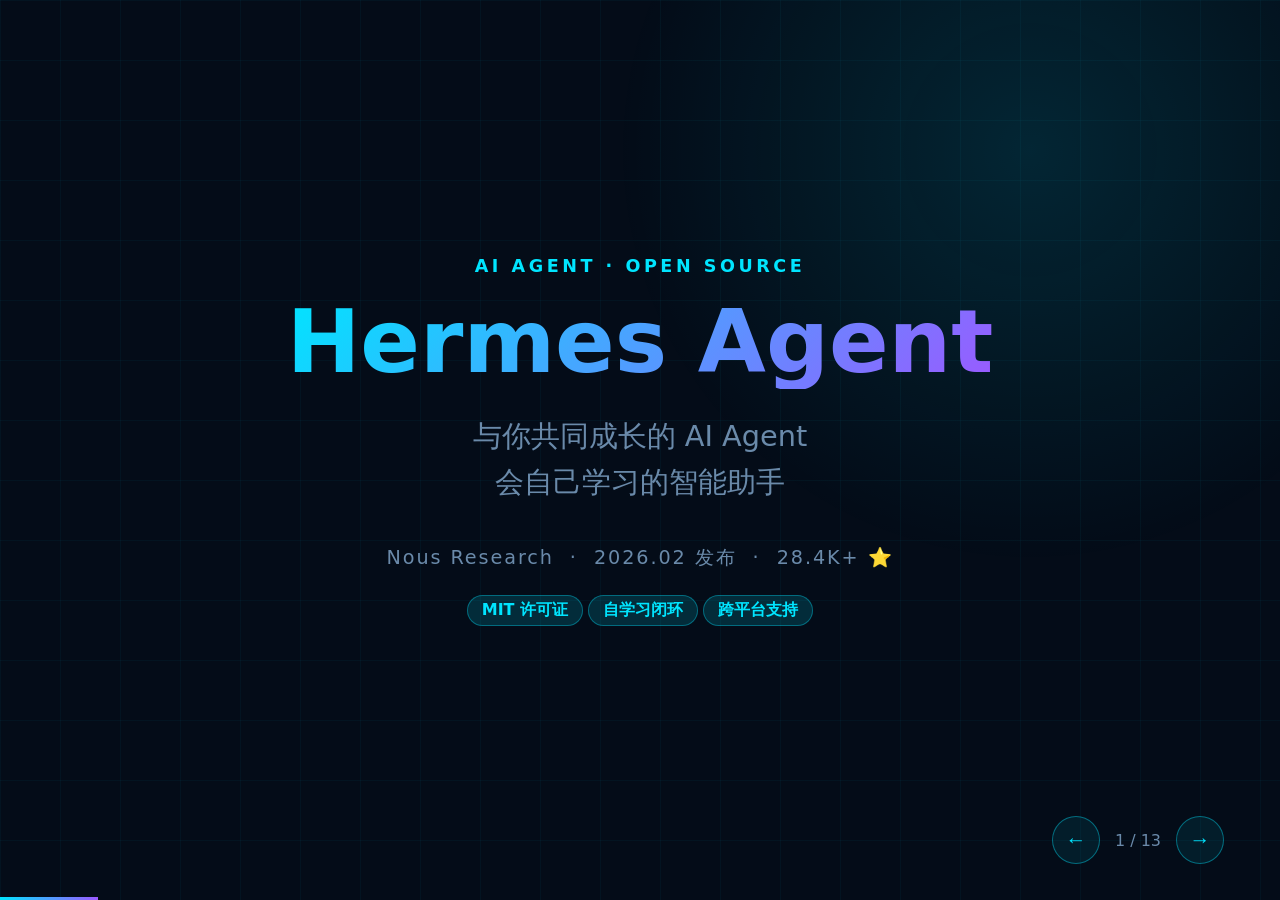
<file: 010-hermes-agent-ppt.html>
<!DOCTYPE html>
<html lang="zh-CN">
<head>
  <!-- Google tag (gtag.js) -->
  <script async src="https://www.googletagmanager.com/gtag/js?id=G-N4LQ8H4J9V"></script>
  <script>
    window.dataLayer = window.dataLayer || [];
    function gtag(){dataLayer.push(arguments);}
    gtag('js', new Date());

    gtag('config', 'G-N4LQ8H4J9V');
  </script>
  <meta charset="UTF-8">
  <meta name="viewport" content="width=device-width, initial-scale=1.0">
  <!-- Privacy-friendly analytics by Plausible -->
  <script async src="https://plausible.io/js/pa--IMHhhS9WCjJdVoleO51z.js"></script>
  <script>
    window.plausible=window.plausible||function(){(plausible.q=plausible.q||[]).push(arguments)},plausible.init=plausible.init||function(i){plausible.o=i||{}};
    plausible.init()
  </script>
  <title>Hermes Agent — 会自己学习的 AI Agent</title>
  <style>
    *, *::before, *::after { margin: 0; padding: 0; box-sizing: border-box; }

    :root {
      --cyan:   #00e5ff;
      --purple: #9b59ff;
      --green:  #00ff88;
      --orange: #ff6b35;
      --bg:     #040c18;
      --bg2:    #0a1628;
      --text:   #e8f4fd;
      --muted:  #6a8aaa;
    }

    html, body {
      width: 100%; height: 100%;
      background: var(--bg);
      color: var(--text);
      font-family: 'Segoe UI', 'PingFang SC', system-ui, sans-serif;
      overflow: hidden;
    }

    /* ——— 网格背景 ——— */
    body::before {
      content: '';
      position: fixed; inset: 0; z-index: 0;
      background-image:
        linear-gradient(rgba(0,229,255,.04) 1px, transparent 1px),
        linear-gradient(90deg, rgba(0,229,255,.04) 1px, transparent 1px);
      background-size: 60px 60px;
      pointer-events: none;
    }

    /* ——— 光晕 ——— */
    body::after {
      content: '';
      position: fixed;
      width: 900px; height: 900px;
      background: radial-gradient(circle, rgba(0,229,255,.12) 0%, transparent 65%);
      top: -300px; right: -200px;
      pointer-events: none; z-index: 0;
    }

    .deck { width: 100vw; height: 100vh; position: relative; z-index: 1; }

    /* ——— 幻灯片 ——— */
    .slide {
      position: absolute; inset: 0;
      display: none;
      flex-direction: column;
      justify-content: center;
      align-items: center;
      padding: 60px 100px;
      opacity: 0;
      transform: translateY(24px);
      transition: opacity .45s ease, transform .45s ease;
    }
    .slide.active {
      display: flex;
      opacity: 1;
      transform: translateY(0);
    }
    .slide.center { align-items: center; text-align: center; }

    /* ——— 标题样式 ——— */
    .slide-label {
      font-size: 1.1rem;
      letter-spacing: .2em;
      text-transform: uppercase;
      color: var(--cyan);
      margin-bottom: 18px;
      font-weight: 600;
    }
    h1 {
      font-size: 5.5rem;
      font-weight: 800;
      line-height: 1.08;
      background: linear-gradient(135deg, var(--cyan) 0%, var(--purple) 100%);
      -webkit-background-clip: text;
      -webkit-text-fill-color: transparent;
      background-clip: text;
      margin-bottom: 24px;
    }
    h2 {
      font-size: 3.4rem;
      font-weight: 700;
      line-height: 1.15;
      color: var(--text);
      margin-bottom: 32px;
    }
    h2 .hl { color: var(--cyan); }

    .subtitle {
      font-size: 1.8rem;
      color: var(--muted);
      line-height: 1.6;
      max-width: 820px;
    }

    /* ——— 卡片列表 ——— */
    .cards {
      display: grid;
      gap: 20px;
      width: 100%;
      max-width: 1100px;
      margin-top: 8px;
    }
    .cards.col2 { grid-template-columns: 1fr 1fr; }
    .cards.col3 { grid-template-columns: 1fr 1fr 1fr; }

    .card {
      background: rgba(255,255,255,.04);
      border: 1px solid rgba(0,229,255,.18);
      border-radius: 14px;
      padding: 28px 32px;
      position: relative;
      overflow: hidden;
    }
    .card::before {
      content: '';
      position: absolute;
      top: 0; left: 0; right: 0;
      height: 3px;
      background: linear-gradient(90deg, var(--cyan), var(--purple));
    }
    .card-icon { font-size: 2.2rem; margin-bottom: 12px; }
    .card-title {
      font-size: 1.4rem;
      font-weight: 700;
      color: var(--cyan);
      margin-bottom: 8px;
    }
    .card-body {
      font-size: 1.15rem;
      color: var(--muted);
      line-height: 1.6;
    }

    /* ——— 要点列表 ——— */
    .points { list-style: none; max-width: 1000px; margin-top: 4px; }
    .points li {
      font-size: 1.6rem;
      line-height: 1.5;
      padding: 16px 0;
      border-bottom: 1px solid rgba(255,255,255,.07);
      display: flex;
      align-items: flex-start;
      gap: 18px;
    }
    .points li:last-child { border-bottom: none; }
    .points li::before {
      content: '▸';
      color: var(--cyan);
      font-size: 1.1rem;
      margin-top: 4px;
      flex-shrink: 0;
    }

    /* ——— 流程步骤 ——— */
    .steps {
      display: flex;
      gap: 0;
      align-items: center;
      max-width: 1100px;
      margin-top: 12px;
      flex-wrap: nowrap;
    }
    .step {
      flex: 1;
      background: rgba(255,255,255,.04);
      border: 1px solid rgba(0,229,255,.18);
      border-radius: 12px;
      padding: 24px 20px;
      text-align: center;
      position: relative;
    }
    .step-num {
      font-size: 2.2rem;
      font-weight: 800;
      color: var(--cyan);
      line-height: 1;
      margin-bottom: 10px;
    }
    .step-name {
      font-size: 1.2rem;
      font-weight: 700;
      color: var(--text);
      margin-bottom: 6px;
    }
    .step-desc { font-size: 1rem; color: var(--muted); }
    .arrow {
      font-size: 1.8rem;
      color: var(--purple);
      padding: 0 8px;
      flex-shrink: 0;
    }

    /* ——— 高亮 Badge ——— */
    .badge {
      display: inline-block;
      padding: 4px 14px;
      border-radius: 30px;
      font-size: 1rem;
      font-weight: 700;
      background: rgba(0,229,255,.15);
      color: var(--cyan);
      border: 1px solid rgba(0,229,255,.35);
      margin-bottom: 18px;
    }

    /* ——— 大数字 ——— */
    .bignum {
      font-size: 7rem;
      font-weight: 900;
      background: linear-gradient(135deg, var(--cyan), var(--green));
      -webkit-background-clip: text;
      -webkit-text-fill-color: transparent;
      background-clip: text;
      line-height: 1;
      margin-bottom: 12px;
    }

    /* ——— 总结卡 ——— */
    .summary-grid {
      display: grid;
      grid-template-columns: 1fr 1fr;
      gap: 22px;
      max-width: 1000px;
      width: 100%;
      margin-top: 12px;
    }
    .sum-card {
      background: rgba(155,89,255,.08);
      border: 1px solid rgba(155,89,255,.3);
      border-radius: 12px;
      padding: 26px 28px;
    }
    .sum-card .sum-q {
      font-size: 1rem;
      letter-spacing: .15em;
      text-transform: uppercase;
      color: var(--purple);
      margin-bottom: 10px;
      font-weight: 700;
    }
    .sum-card .sum-a {
      font-size: 1.35rem;
      color: var(--text);
      line-height: 1.6;
    }

    /* ——— 对比表格 ——— */
    .compare-table {
      width: 100%;
      max-width: 1000px;
      margin-top: 12px;
      border-collapse: collapse;
    }
    .compare-table th, .compare-table td {
      padding: 16px 20px;
      text-align: left;
      border-bottom: 1px solid rgba(255,255,255,.1);
      font-size: 1.2rem;
    }
    .compare-table th {
      color: var(--cyan);
      font-weight: 700;
      background: rgba(0,229,255,.08);
    }
    .compare-table td { color: var(--muted); }
    .compare-table .yes { color: var(--green); }
    .compare-table .no { color: var(--orange); }
    .compare-table .partial { color: var(--orange); }

    /* ——— 导航 ——— */
    .nav {
      position: fixed;
      bottom: 36px;
      right: 56px;
      z-index: 100;
      display: flex;
      align-items: center;
      gap: 14px;
    }
    .nav-btn {
      width: 48px; height: 48px;
      border-radius: 50%;
      border: 1px solid rgba(0,229,255,.4);
      background: rgba(0,229,255,.08);
      color: var(--cyan);
      font-size: 1.3rem;
      cursor: pointer;
      display: flex; align-items: center; justify-content: center;
      transition: background .2s, border-color .2s;
    }
    .nav-btn:hover { background: rgba(0,229,255,.18); border-color: var(--cyan); }
    .nav-counter {
      font-size: 1rem;
      color: var(--muted);
      min-width: 48px;
      text-align: center;
      font-variant-numeric: tabular-nums;
    }

    /* ——— 进度条 ——— */
    .progress {
      position: fixed;
      bottom: 0; left: 0;
      height: 3px;
      background: linear-gradient(90deg, var(--cyan), var(--purple));
      transition: width .4s ease;
      z-index: 100;
    }

    /* ——— slide 进入动画补丁：强制 reflow ——— */
    @keyframes slideIn {
      from { opacity: 0; transform: translateY(24px); }
      to   { opacity: 1; transform: translateY(0); }
    }
    .slide.active { animation: slideIn .42s ease forwards; }
  </style>
</head>
<body>

<div class="deck">

  <!-- ① 封面 -->
  <div class="slide center active" id="s1">
    <div class="slide-label">AI Agent · Open Source</div>
    <h1>Hermes Agent</h1>
    <p class="subtitle">与你共同成长的 AI Agent<br>会自己学习的智能助手</p>
    <div style="margin-top:40px; color:var(--muted); font-size:1.2rem; letter-spacing:.1em;">
      Nous Research &nbsp;·&nbsp; 2026.02 发布 &nbsp;·&nbsp; 28.4K+ ⭐
    </div>
    <div style="margin-top:24px;">
      <span class="badge">MIT 许可证</span>
      <span class="badge">自学习闭环</span>
      <span class="badge">跨平台支持</span>
    </div>
  </div>

  <!-- ② 问题：传统 Agent 的痛点 -->
  <div class="slide" id="s2">
    <div class="slide-label">为什么需要它</div>
    <h2>传统 AI Agent 的<span class="hl">三大局限</span></h2>
    <ul class="points">
      <li>每次对话从零开始 —— 不记得之前学到的经验</li>
      <li>重复完成相似任务 —— 没有沉淀可复用的技能</li>
      <li>无法理解用户偏好 —— 每次都要重新说明习惯</li>
    </ul>
  </div>

  <!-- ③ 核心定位 -->
  <div class="slide" id="s3">
    <div class="slide-label">是什么</div>
    <h2>Hermes Agent ——<span class="hl">会成长的 Agent</span></h2>
    <div class="cards col2">
      <div class="card">
        <div class="card-icon">🧠</div>
        <div class="card-title">内置学习闭环</div>
        <div class="card-body">不是简单的"记住"，而是持续从经验中进化，越用越聪明</div>
      </div>
      <div class="card">
        <div class="card-icon">⚡</div>
        <div class="card-title">自动创建技能</div>
        <div class="card-body">复杂任务完成后自动提取模式，生成可复用的技能</div>
      </div>
      <div class="card">
        <div class="card-icon">🔌</div>
        <div class="card-title">跨平台统一</div>
        <div class="card-body">一个 Agent，多个入口：CLI、Telegram、Discord、Slack 等</div>
      </div>
      <div class="card">
        <div class="card-icon">🔒</div>
        <div class="card-title">隐私友好</div>
        <div class="card-body">可完全本地部署，数据不上云，保护你的隐私</div>
      </div>
    </div>
  </div>

  <!-- ④ 自我学习闭环 -->
  <div class="slide" id="s4">
    <div class="slide-label">核心特性</div>
    <h2>自我学习<span class="hl">闭环机制</span></h2>
    <div class="steps">
      <div class="step">
        <div class="step-num">01</div>
        <div class="step-name">任务执行</div>
        <div class="step-desc">完成复杂任务<br>5+ 工具调用</div>
      </div>
      <div class="arrow">→</div>
      <div class="step">
        <div class="step-num">02</div>
        <div class="step-name">模式提取</div>
        <div class="step-desc">自动识别工作流<br>生成技能</div>
      </div>
      <div class="arrow">→</div>
      <div class="step">
        <div class="step-num">03</div>
        <div class="step-name">技能存储</div>
        <div class="step-desc">本地持久化<br>跨会话使用</div>
      </div>
      <div class="arrow">→</div>
      <div class="step">
        <div class="step-num">04</div>
        <div class="step-name">持续优化</div>
        <div class="step-desc">根据执行效果<br>自动改进技能</div>
      </div>
    </div>
    <p style="margin-top:32px; font-size:1.3rem; color:var(--muted);">
      用户纠正或错误恢复后也会触发技能创建 · 支持 patch/edit 修改技能
    </p>
  </div>

  <!-- ⑤ 记忆系统 -->
  <div class="slide" id="s5">
    <div class="slide-label">记忆架构</div>
    <h2>双文件<span class="hl">持久化记忆</span></h2>
    <div class="cards col2">
      <div class="card">
        <div class="card-icon">📝</div>
        <div class="card-title">MEMORY.md</div>
        <div class="card-body">Agent 通用记忆<br>跨会话积累的知识</div>
      </div>
      <div class="card">
        <div class="card-icon">👤</div>
        <div class="card-title">USER.md</div>
        <div class="card-body">用户个性化信息<br>偏好、习惯、需求</div>
      </div>
    </div>
    <p style="margin-top:28px; font-size:1.3rem; color:var(--muted);">
      存储位置：~/.hermes/memories/ &nbsp;|&nbsp; LLM 自动总结关键内容 &nbsp;|&nbsp; 支持跨会话搜索
    </p>
  </div>

  <!-- ⑥ 用户建模 -->
  <div class="slide" id="s6">
    <div class="slide-label">用户理解</div>
    <h2>使用 <span class="hl">Honcho</span> 构建用户模型</h2>
    <ul class="points">
      <li>理解用户偏好、习惯、需求</li>
      <li>对话式建模，持续更新</li>
      <li>个性化服务，越用越懂你</li>
    </ul>
    <p style="margin-top:32px; font-size:1.3rem; color:var(--muted);">
      构建真正的个性化 AI 伙伴，而非通用工具
    </p>
  </div>

  <!-- ⑦ 跨平台支持 -->
  <div class="slide" id="s7">
    <div class="slide-label">跨平台</div>
    <h2>一个 Agent，<span class="hl">多个入口</span></h2>
    <div class="cards col3">
      <div class="card">
        <div class="card-icon">💻</div>
        <div class="card-title">CLI / TUI</div>
        <div class="card-body">完整界面、多行编辑<br>流式输出</div>
      </div>
      <div class="card">
        <div class="card-icon">✈️</div>
        <div class="card-title">Telegram</div>
        <div class="card-body">语音转文字<br>跨平台对话</div>
      </div>
      <div class="card">
        <div class="card-icon">💬</div>
        <div class="card-title">Discord / Slack</div>
        <div class="card-body">社区集成<br>企业协作</div>
      </div>
      <div class="card">
        <div class="card-icon">📧</div>
        <div class="card-title">Email</div>
        <div class="card-body">邮件集成</div>
      </div>
      <div class="card">
        <div class="card-icon">📱</div>
        <div class="card-title">WhatsApp</div>
        <div class="card-body">即时通讯</div>
      </div>
      <div class="card">
        <div class="card-icon">🔒</div>
        <div class="card-title">Signal</div>
        <div class="card-body">隐私通讯</div>
      </div>
    </div>
    <p style="margin-top:20px; font-size:1.2rem; color:var(--muted);">
      只需运行一个 gateway 进程
    </p>
  </div>

  <!-- ⑧ 多模型支持 -->
  <div class="slide" id="s8">
    <div class="slide-label">多模型</div>
    <h2>不绑定<span class="hl">任何提供商</span></h2>
    <div class="cards col3">
      <div class="card">
        <div class="card-icon">🤖</div>
        <div class="card-title">OpenRouter</div>
        <div class="card-body">200+ 模型</div>
      </div>
      <div class="card">
        <div class="card-icon">🌐</div>
        <div class="card-title">Claude / GPT</div>
        <div class="card-body">Anthropic / OpenAI</div>
      </div>
      <div class="card">
        <div class="card-icon">🇨🇳</div>
        <div class="card-title">国产模型</div>
        <div class="card-body">GLM / Kimi / MiniMax</div>
      </div>
    </div>
    <p style="margin-top:24px; font-size:1.3rem; color:var(--muted);">
      切换命令：hermes model --provider openrouter --model claude-3.5-sonnet
    </p>
  </div>

  <!-- ⑨ 灵活部署 -->
  <div class="slide" id="s9">
    <div class="slide-label">部署</div>
    <h2>多种部署方式<span class="hl">灵活选择</span></h2>
    <div class="cards col3">
      <div class="card">
        <div class="card-icon">💻</div>
        <div class="card-title">本地</div>
        <div class="card-body">笔记本直接运行</div>
      </div>
      <div class="card">
        <div class="card-icon">🐳</div>
        <div class="card-title">Docker</div>
        <div class="card-body">容器化部署</div>
      </div>
      <div class="card">
        <div class="card-icon">☁️</div>
        <div class="card-title">云服务</div>
        <div class="card-body">Daytona / Singularity<br>Modal 近乎零成本</div>
      </div>
    </div>
    <p style="margin-top:24px; font-size:1.4rem; color:var(--cyan);">
      最低配置：$5 VPS · 也可扩展至 GPU 集群
    </p>
  </div>

  <!-- ⑩ 快速开始 -->
  <div class="slide" id="s10">
    <div class="slide-label">快速开始</div>
    <h2>三步<span class="hl">启动使用</span></h2>
    <ul class="points">
      <li>
        <span>
          <strong style="color:var(--cyan);">Step 1 · 安装</strong><br>
          <span style="color:var(--muted);">git clone &amp;&amp; pip install -r requirements.txt</span>
        </span>
      </li>
      <li>
        <span>
          <strong style="color:var(--cyan);">Step 2 · 配置</strong><br>
          <span style="color:var(--muted);">hermes init &amp;&amp; hermes config set ANTHROPIC_API_KEY xxx</span>
        </span>
      </li>
      <li>
        <span>
          <strong style="color:var(--cyan);">Step 3 · 运行</strong><br>
          <span style="color:var(--muted);">hermes run · 指定模型：hermes model --provider openrouter --model claude-3.5-sonnet</span>
        </span>
      </li>
    </ul>
  </div>

  <!-- ⑪ 与 OpenClaw 对比 -->
  <div class="slide" id="s11">
    <div class="slide-label">对比</div>
    <h2>与 <span class="hl">OpenClaw</span> 各有侧重</h2>
    <table class="compare-table">
      <tr>
        <th>特性</th>
        <th>Hermes Agent</th>
        <th>OpenClaw</th>
      </tr>
      <tr>
        <td>学习闭环</td>
        <td class="yes">✅ 内置</td>
        <td class="no">❌</td>
      </tr>
      <tr>
        <td>技能自动创建</td>
        <td class="yes">✅ 支持</td>
        <td class="no">❌</td>
      </tr>
      <tr>
        <td>记忆持久化</td>
        <td class="yes">✅ 双文件架构</td>
        <td class="no">❌</td>
      </tr>
      <tr>
        <td>多平台</td>
        <td class="yes">✅ Telegram/Discord 等</td>
        <td class="yes">✅</td>
      </tr>
      <tr>
        <td>多模型</td>
        <td class="yes">✅ 开放</td>
        <td class="partial">⚠️ 主要 Claude</td>
      </tr>
      <tr>
        <td>多 Agent 协作</td>
        <td class="no">❌</td>
        <td class="yes">✅ 核心定位</td>
      </tr>
    </table>
  </div>

  <!-- ⑫ 优缺点 -->
  <div class="slide" id="s12">
    <div class="slide-label">分析</div>
    <h2>优缺点<span class="hl">一览</span></h2>
    <div class="summary-grid">
      <div class="sum-card">
        <div class="sum-q">优点</div>
        <div class="sum-a">真正的自学习能力<br>完全开源 MIT<br>隐私友好可本地部署<br>多模型不锁定<br>跨平台统一入口</div>
      </div>
      <div class="sum-card" style="background:rgba(255,107,53,.08);border-color:rgba(255,107,53,.3);">
        <div class="sum-q" style="color:var(--orange);">缺点</div>
        <div class="sum-a">学习曲线<br>完整功能需一定硬件<br>多平台配置复杂<br>社区生态较新</div>
      </div>
    </div>
  </div>

  <!-- ⑬ 总结 -->
  <div class="slide center" id="s13">
    <div class="slide-label">总结</div>
    <h2>从<span class="hl">工具</span>到<span class="hl">伙伴</span></h2>
    <p class="subtitle" style="font-size:2rem; max-width:900px;">
      Hermes Agent 代表了 AI Agent 的新方向<br>
      内置学习闭环让 Agent 真正从经验中成长
    </p>
    <div style="margin-top:40px;">
      <span class="badge" style="font-size:1.2rem; padding:8px 24px;">推荐场景</span>
    </div>
    <p style="margin-top:20px; font-size:1.4rem; color:var(--muted);">
      注重隐私 · 需要跨平台 · 期望 AI 持续学习进化
    </p>
    <div style="margin-top:40px; color:var(--cyan); font-size:1.3rem;">
      github.com/NousResearch/hermes-agent
    </div>
  </div>

</div><!-- /deck -->

<!-- 导航 -->
<div class="nav">
  <button class="nav-btn" id="prev">&#8592;</button>
  <span class="nav-counter" id="counter">1 / 13</span>
  <button class="nav-btn" id="next">&#8594;</button>
</div>
<div class="progress" id="progress"></div>

<script>
  const slides = Array.from(document.querySelectorAll('.slide'));
  const total = slides.length;
  let cur = 0;

  function goto(n) {
    slides[cur].classList.remove('active');
    cur = (n + total) % total;
    slides[cur].classList.remove('active');
    // force reflow
    void slides[cur].offsetWidth;
    slides[cur].classList.add('active');
    document.getElementById('counter').textContent = (cur + 1) + ' / ' + total;
    document.getElementById('progress').style.width = ((cur + 1) / total * 100) + '%';
  }

  document.getElementById('next').onclick = () => goto(cur + 1);
  document.getElementById('prev').onclick = () => goto(cur - 1);

  document.addEventListener('keydown', e => {
    if (e.key === 'ArrowRight' || e.key === 'ArrowDown' || e.key === ' ') goto(cur + 1);
    if (e.key === 'ArrowLeft'  || e.key === 'ArrowUp')                   goto(cur - 1);
  });

  // init progress
  document.getElementById('progress').style.width = (1 / total * 100) + '%';
</script>
</body>
</html>
</file>
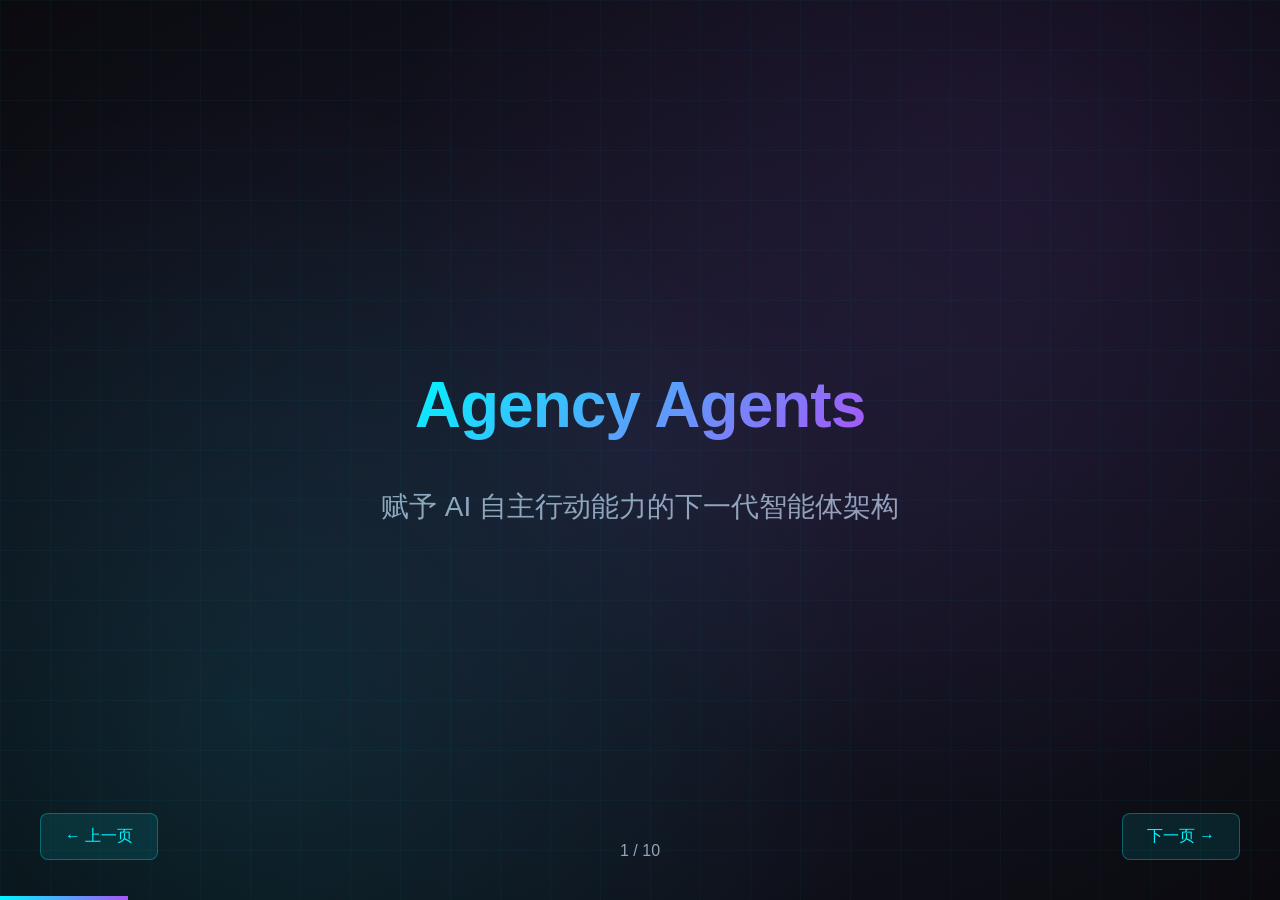
<file: agency-agents-ppt.html>
<!DOCTYPE html>
<html lang="zh-CN">
<head>
    <!-- Google tag (gtag.js) -->
    <script async src="https://www.googletagmanager.com/gtag/js?id=G-N4LQ8H4J9V"></script>
    <script>
        window.dataLayer = window.dataLayer || [];
        function gtag(){dataLayer.push(arguments);}
        gtag('js', new Date());

        gtag('config', 'G-N4LQ8H4J9V');
    </script>
    <meta charset="UTF-8">
    <meta name="viewport" content="width=device-width, initial-scale=1.0">
    <!-- Privacy-friendly analytics by Plausible -->
    <script async src="https://plausible.io/js/pa--IMHhhS9WCjJdVoleO51z.js"></script>
    <script>
        window.plausible=window.plausible||function(){(plausible.q=plausible.q||[]).push(arguments)},plausible.init=plausible.init||function(i){plausible.o=i||{}};
        plausible.init()
    </script>
    <title>Agency Agents 技术解析</title>
    <style>
        * {
            margin: 0;
            padding: 0;
            box-sizing: border-box;
        }

        :root {
            --bg-dark: #0a0a0f;
            --bg-gradient: radial-gradient(ellipse at center, #1a1a2e 0%, #0a0a0f 100%);
            --accent-cyan: #00f5ff;
            --accent-blue: #0080ff;
            --accent-purple: #a855f7;
            --text-primary: #ffffff;
            --text-secondary: #94a3b8;
            --border-glow: rgba(0, 245, 255, 0.3);
        }

        body {
            font-family: -apple-system, BlinkMacSystemFont, "Segoe UI", Roboto, "PingFang SC", "Microsoft YaHei", sans-serif;
            background: var(--bg-dark);
            color: var(--text-primary);
            overflow: hidden;
            height: 100vh;
        }

        .slide {
            display: none;
            width: 100vw;
            height: 100vh;
            background: var(--bg-gradient);
            flex-direction: column;
            justify-content: center;
            align-items: center;
            padding: 60px 80px;
            position: relative;
            overflow: hidden;
        }

        .slide.active {
            display: flex;
        }

        /* 背景装饰 */
        .slide::before {
            content: '';
            position: absolute;
            top: 0;
            left: 0;
            right: 0;
            bottom: 0;
            background:
                radial-gradient(circle at 20% 80%, rgba(0, 245, 255, 0.1) 0%, transparent 50%),
                radial-gradient(circle at 80% 20%, rgba(168, 85, 247, 0.1) 0%, transparent 50%);
            pointer-events: none;
        }

        /* 网格线装饰 */
        .grid-overlay {
            position: absolute;
            top: 0;
            left: 0;
            right: 0;
            bottom: 0;
            background-image:
                linear-gradient(rgba(0, 245, 255, 0.03) 1px, transparent 1px),
                linear-gradient(90deg, rgba(0, 245, 255, 0.03) 1px, transparent 1px);
            background-size: 50px 50px;
            pointer-events: none;
        }

        h1 {
            font-size: 64px;
            font-weight: 700;
            background: linear-gradient(135deg, var(--accent-cyan), var(--accent-purple));
            -webkit-background-clip: text;
            -webkit-text-fill-color: transparent;
            background-clip: text;
            margin-bottom: 24px;
            text-align: center;
            letter-spacing: -1px;
        }

        h2 {
            font-size: 48px;
            font-weight: 600;
            color: var(--text-primary);
            margin-bottom: 48px;
            text-align: center;
            position: relative;
        }

        h2::after {
            content: '';
            position: absolute;
            bottom: -16px;
            left: 50%;
            transform: translateX(-50%);
            width: 80px;
            height: 4px;
            background: linear-gradient(90deg, var(--accent-cyan), var(--accent-blue));
            border-radius: 2px;
        }

        h3 {
            font-size: 32px;
            font-weight: 600;
            color: var(--accent-cyan);
            margin-bottom: 16px;
        }

        p {
            font-size: 26px;
            line-height: 1.8;
            color: var(--text-secondary);
            text-align: center;
            max-width: 900px;
        }

        .subtitle {
            font-size: 28px;
            color: var(--text-secondary);
            margin-top: 16px;
        }

        /* 卡片布局 */
        .cards {
            display: flex;
            gap: 32px;
            justify-content: center;
            flex-wrap: wrap;
            z-index: 1;
        }

        .card {
            background: rgba(255, 255, 255, 0.03);
            border: 1px solid rgba(0, 245, 255, 0.2);
            border-radius: 16px;
            padding: 40px 32px;
            min-width: 280px;
            text-align: center;
            transition: all 0.3s ease;
        }

        .card:hover {
            border-color: var(--accent-cyan);
            box-shadow: 0 0 30px rgba(0, 245, 255, 0.15);
        }

        .card-icon {
            font-size: 48px;
            margin-bottom: 16px;
        }

        .card-title {
            font-size: 24px;
            font-weight: 600;
            color: var(--text-primary);
            margin-bottom: 12px;
        }

        .card-desc {
            font-size: 18px;
            color: var(--text-secondary);
            line-height: 1.6;
        }

        /* 特性列表 */
        .features {
            display: grid;
            grid-template-columns: repeat(2, 1fr);
            gap: 24px 48px;
            z-index: 1;
        }

        .feature-item {
            display: flex;
            align-items: flex-start;
            gap: 16px;
            font-size: 22px;
            color: var(--text-secondary);
        }

        .feature-bullet {
            width: 12px;
            height: 12px;
            background: var(--accent-cyan);
            border-radius: 50%;
            margin-top: 10px;
            flex-shrink: 0;
            box-shadow: 0 0 10px var(--accent-cyan);
        }

        /* 对比表格 */
        .comparison-table {
            width: 100%;
            max-width: 1000px;
            border-collapse: collapse;
            z-index: 1;
            font-size: 20px;
        }

        .comparison-table th {
            background: rgba(0, 245, 255, 0.1);
            padding: 20px;
            text-align: left;
            color: var(--accent-cyan);
            font-weight: 600;
            border-bottom: 2px solid var(--border-glow);
        }

        .comparison-table td {
            padding: 20px;
            border-bottom: 1px solid rgba(255, 255, 255, 0.05);
            color: var(--text-secondary);
        }

        .comparison-table tr:hover td {
            background: rgba(255, 255, 255, 0.02);
        }

        /* 场景列表 */
        .scenarios {
            display: grid;
            grid-template-columns: repeat(3, 1fr);
            gap: 24px;
            z-index: 1;
        }

        .scenario-item {
            background: rgba(0, 245, 255, 0.05);
            border: 1px solid rgba(0, 245, 255, 0.15);
            border-radius: 12px;
            padding: 28px 24px;
            text-align: center;
            transition: all 0.3s ease;
        }

        .scenario-item:hover {
            transform: translateY(-4px);
            border-color: var(--accent-cyan);
        }

        .scenario-num {
            font-size: 36px;
            font-weight: 700;
            color: var(--accent-cyan);
            margin-bottom: 12px;
        }

        .scenario-title {
            font-size: 20px;
            color: var(--text-primary);
            font-weight: 500;
        }

        /* 总结页 */
        .summary-grid {
            display: grid;
            grid-template-columns: repeat(2, 1fr);
            gap: 32px;
            z-index: 1;
        }

        .summary-item {
            display: flex;
            align-items: center;
            gap: 20px;
            background: rgba(255, 255, 255, 0.03);
            border: 1px solid rgba(0, 245, 255, 0.15);
            border-radius: 12px;
            padding: 28px 32px;
        }

        .summary-icon {
            width: 56px;
            height: 56px;
            background: linear-gradient(135deg, var(--accent-cyan), var(--accent-blue));
            border-radius: 12px;
            display: flex;
            align-items: center;
            justify-content: center;
            font-size: 28px;
            flex-shrink: 0;
        }

        .summary-content h4 {
            font-size: 20px;
            color: var(--text-primary);
            margin-bottom: 6px;
        }

        .summary-content p {
            font-size: 16px;
            color: var(--text-secondary);
            text-align: left;
        }

        /* 导航按钮 */
        .nav-btn {
            position: fixed;
            bottom: 40px;
            background: rgba(0, 245, 255, 0.1);
            border: 1px solid var(--border-glow);
            color: var(--accent-cyan);
            padding: 12px 24px;
            border-radius: 8px;
            cursor: pointer;
            font-size: 16px;
            transition: all 0.3s ease;
            z-index: 100;
        }

        .nav-btn:hover {
            background: rgba(0, 245, 255, 0.2);
            box-shadow: 0 0 20px rgba(0, 245, 255, 0.3);
        }

        .nav-prev {
            left: 40px;
        }

        .nav-next {
            right: 40px;
        }

        /* 页码 */
        .slide-number {
            position: fixed;
            bottom: 40px;
            left: 50%;
            transform: translateX(-50%);
            font-size: 16px;
            color: var(--text-secondary);
            z-index: 100;
        }

        /* 进度条 */
        .progress-bar {
            position: fixed;
            bottom: 0;
            left: 0;
            height: 4px;
            background: linear-gradient(90deg, var(--accent-cyan), var(--accent-purple));
            transition: width 0.3s ease;
            z-index: 100;
        }
    </style>
</head>
<body>
    <!-- 第1页：封面 -->
    <div class="slide active">
        <div class="grid-overlay"></div>
        <h1>Agency Agents</h1>
        <p class="subtitle">赋予 AI 自主行动能力的下一代智能体架构</p>
    </div>

    <!-- 第2页：是什么 -->
    <div class="slide">
        <div class="grid-overlay"></div>
        <h2>什么是 Agency Agents？</h2>
        <div class="cards">
            <div class="card">
                <div class="card-icon">🎯</div>
                <div class="card-title">自主感知</div>
                <div class="card-desc">主动感知环境变化，无需人工触发</div>
            </div>
            <div class="card">
                <div class="card-icon">🧠</div>
                <div class="card-title">独立决策</div>
                <div class="card-desc">基于目标自主规划并做出决策</div>
            </div>
            <div class="card">
                <div class="card-icon">⚡</div>
                <div class="card-title">执行行动</div>
                <div class="card-desc">调用工具、API 完成实际任务</div>
            </div>
        </div>
    </div>

    <!-- 第3页：核心特征 -->
    <div class="slide">
        <div class="grid-overlay"></div>
        <h2>核心特征</h2>
        <div class="features">
            <div class="feature-item">
                <div class="feature-bullet"></div>
                <span><strong style="color: #fff;">持续迭代</strong> — 不依赖人类指令，自主完成多步骤任务</span>
            </div>
            <div class="feature-item">
                <div class="feature-bullet"></div>
                <span><strong style="color: #fff;">状态记忆</strong> — 维护长期上下文，记住任务历史和进展</span>
            </div>
            <div class="feature-item">
                <div class="feature-bullet"></div>
                <span><strong style="color: #fff;">工具调用</strong> — 通过 MCP 等协议连接外部系统和数据</span>
            </div>
            <div class="feature-item">
                <div class="feature-bullet"></div>
                <span><strong style="color: #fff;">目标导向</strong> — 将复杂任务分解为可执行的子任务</span>
            </div>
        </div>
    </div>

    <!-- 第4页：为什么 -->
    <div class="slide">
        <div class="grid-overlay"></div>
        <h2>为什么需要 Agency Agents？</h2>
        <div class="cards">
            <div class="card">
                <div class="card-title" style="color: #ff6b6b; margin-bottom: 16px;">传统 LLM</div>
                <div class="card-desc" style="text-align: left; line-height: 2;">
                    • 单次响应，无法持续<br>
                    • 需要人工分解任务<br>
                    • 无状态，上下文有限<br>
                    • 无法与外部系统交互
                </div>
            </div>
            <div class="card" style="border-color: rgba(0, 245, 255, 0.5);">
                <div class="card-title" style="color: #00f5ff; margin-bottom: 16px;">Agency Agents</div>
                <div class="card-desc" style="text-align: left; line-height: 2;">
                    • 持续迭代，调用工具<br>
                    • 自主规划子任务<br>
                    • 长期记忆和状态<br>
                    • MCP 协议连接万物
                </div>
            </div>
        </div>
    </div>

    <!-- 第5页：技术框架 -->
    <div class="slide">
        <div class="grid-overlay"></div>
        <h2>核心技术框架</h2>
        <div class="cards">
            <div class="card" style="min-width: 360px;">
                <div class="card-title" style="font-size: 28px; color: #a855f7;">Anthropic 生态</div>
                <div class="card-desc" style="text-align: left; margin-top: 20px; line-height: 2;">
                    <strong style="color: #fff;">MCP</strong> — AI 界的 USB-C 标准<br>
                    <strong style="color: #fff;">Agent Skills</strong> — 模块化技能框架<br>
                    <strong style="color: #fff;">多 Agent 架构</strong> — Docker 容器协作
                </div>
            </div>
            <div class="card" style="min-width: 360px;">
                <div class="card-title" style="font-size: 28px; color: #f97316;">Cloudflare SDK</div>
                <div class="card-desc" style="text-align: left; margin-top: 20px; line-height: 2;">
                    <strong style="color: #fff;">状态持久化</strong> — Durable Objects<br>
                    <strong style="color: #fff;">实时通信</strong> — WebSocket + RPC<br>
                    <strong style="color: #fff;">边缘部署</strong> — 低延迟高可用
                </div>
            </div>
        </div>
    </div>

    <!-- 第6页：架构对比 -->
    <div class="slide">
        <div class="grid-overlay"></div>
        <h2>架构模式对比</h2>
        <table class="comparison-table">
            <tr>
                <th style="width: 20%;">特性</th>
                <th style="width: 40%;">Workflows（工作流）</th>
                <th style="width: 40%;">Agents（智能体）</th>
            </tr>
            <tr>
                <td><strong style="color: #fff;">控制方式</strong></td>
                <td>预定义代码路径，确定性执行</td>
                <td>LLM 动态决策，灵活应对</td>
            </tr>
            <tr>
                <td><strong style="color: #fff;">适用场景</strong></td>
                <td>流程明确、规则固定的任务</td>
                <td>开放式、需要探索的问题</td>
            </tr>
            <tr>
                <td><strong style="color: #fff;">复杂度</strong></td>
                <td>简单可控，易于调试</td>
                <td>需要评估机制保证质量</td>
            </tr>
            <tr>
                <td><strong style="color: #fff;">推荐场景</strong></td>
                <td>审批流程、数据处理</td>
                <td>代码生成、研究分析</td>
            </tr>
        </table>
    </div>

    <!-- 第7页：应用场景 -->
    <div class="slide">
        <div class="grid-overlay"></div>
        <h2>应用场景</h2>
        <div class="scenarios">
            <div class="scenario-item">
                <div class="scenario-num">01</div>
                <div class="scenario-title">软件开发</div>
            </div>
            <div class="scenario-item">
                <div class="scenario-num">02</div>
                <div class="scenario-title">数据处理</div>
            </div>
            <div class="scenario-item">
                <div class="scenario-num">03</div>
                <div class="scenario-title">客户服务</div>
            </div>
            <div class="scenario-item">
                <div class="scenario-num">04</div>
                <div class="scenario-title">内容创作</div>
            </div>
            <div class="scenario-item">
                <div class="scenario-num">05</div>
                <div class="scenario-title">系统运维</div>
            </div>
            <div class="scenario-item">
                <div class="scenario-num">06</div>
                <div class="scenario-title">智能助理</div>
            </div>
        </div>
    </div>

    <!-- 第8页：最佳实践 -->
    <div class="slide">
        <div class="grid-overlay"></div>
        <h2>最佳实践建议</h2>
        <div class="features" style="max-width: 800px;">
            <div class="feature-item">
                <div class="feature-bullet"></div>
                <span><strong style="color: #fff;">从简单开始</strong> — 先用工作流解决，再引入 Agent 复杂度</span>
            </div>
            <div class="feature-item">
                <div class="feature-bullet"></div>
                <span><strong style="color: #fff;">建立评估体系</strong> — 没有评估的 Agent 难以持续优化</span>
            </div>
            <div class="feature-item">
                <div class="feature-bullet"></div>
                <span><strong style="color: #fff;">保持可控性</strong> — 关键决策点保留人工审核机制</span>
            </div>
            <div class="feature-item">
                <div class="feature-bullet"></div>
                <span><strong style="color: #fff;">模块化设计</strong> — 使用 Skills 和 MCP 保持灵活可扩展</span>
            </div>
        </div>
    </div>

    <!-- 第9页：总结 -->
    <div class="slide">
        <div class="grid-overlay"></div>
        <h2>总结与展望</h2>
        <div class="summary-grid">
            <div class="summary-item">
                <div class="summary-icon">✓</div>
                <div class="summary-content">
                    <h4>当前现状</h4>
                    <p>MCP 成为行业标准，工具链日趋成熟</p>
                </div>
            </div>
            <div class="summary-item">
                <div class="summary-icon">→</div>
                <div class="summary-content">
                    <h4>发展趋势</h4>
                    <p>多 Agent 协作、边缘部署、人机协同</p>
                </div>
            </div>
            <div class="summary-item">
                <div class="summary-icon">⚠</div>
                <div class="summary-content">
                    <h4>核心挑战</h4>
                    <p>安全性、可控性、评估体系建设</p>
                </div>
            </div>
            <div class="summary-item">
                <div class="summary-icon">★</div>
                <div class="summary-content">
                    <h4>实践建议</h4>
                    <p>从工作流开始，按需引入 Agent</p>
                </div>
            </div>
        </div>
    </div>

    <!-- 第10页：结束 -->
    <div class="slide">
        <div class="grid-overlay"></div>
        <h1 style="font-size: 72px;">谢谢观看</h1>
        <p class="subtitle">Agency Agents — 开启 AI 自主智能新时代</p>
    </div>

    <!-- 导航 -->
    <button class="nav-btn nav-prev" onclick="prevSlide()">← 上一页</button>
    <button class="nav-btn nav-next" onclick="nextSlide()">下一页 →</button>
    <div class="slide-number"><span id="current">1</span> / <span id="total">10</span></div>
    <div class="progress-bar" id="progress" style="width: 10%;"></div>

    <script>
        const slides = document.querySelectorAll('.slide');
        const totalSlides = slides.length;
        let currentSlide = 0;

        document.getElementById('total').textContent = totalSlides;

        function updateSlide() {
            slides.forEach((slide, index) => {
                slide.classList.toggle('active', index === currentSlide);
            });
            document.getElementById('current').textContent = currentSlide + 1;
            document.getElementById('progress').style.width = ((currentSlide + 1) / totalSlides * 100) + '%';
        }

        function nextSlide() {
            if (currentSlide < totalSlides - 1) {
                currentSlide++;
                updateSlide();
            }
        }

        function prevSlide() {
            if (currentSlide > 0) {
                currentSlide--;
                updateSlide();
            }
        }

        document.addEventListener('keydown', (e) => {
            if (e.key === 'ArrowRight' || e.key === ' ') {
                e.preventDefault();
                nextSlide();
            } else if (e.key === 'ArrowLeft') {
                e.preventDefault();
                prevSlide();
            }
        });

        // 触摸滑动支持
        let touchStartX = 0;
        document.addEventListener('touchstart', (e) => {
            touchStartX = e.touches[0].clientX;
        });

        document.addEventListener('touchend', (e) => {
            const touchEndX = e.changedTouches[0].clientX;
            const diff = touchStartX - touchEndX;
            if (Math.abs(diff) > 50) {
                diff > 0 ? nextSlide() : prevSlide();
            }
        });
    </script>
</body>
</html>
</file>
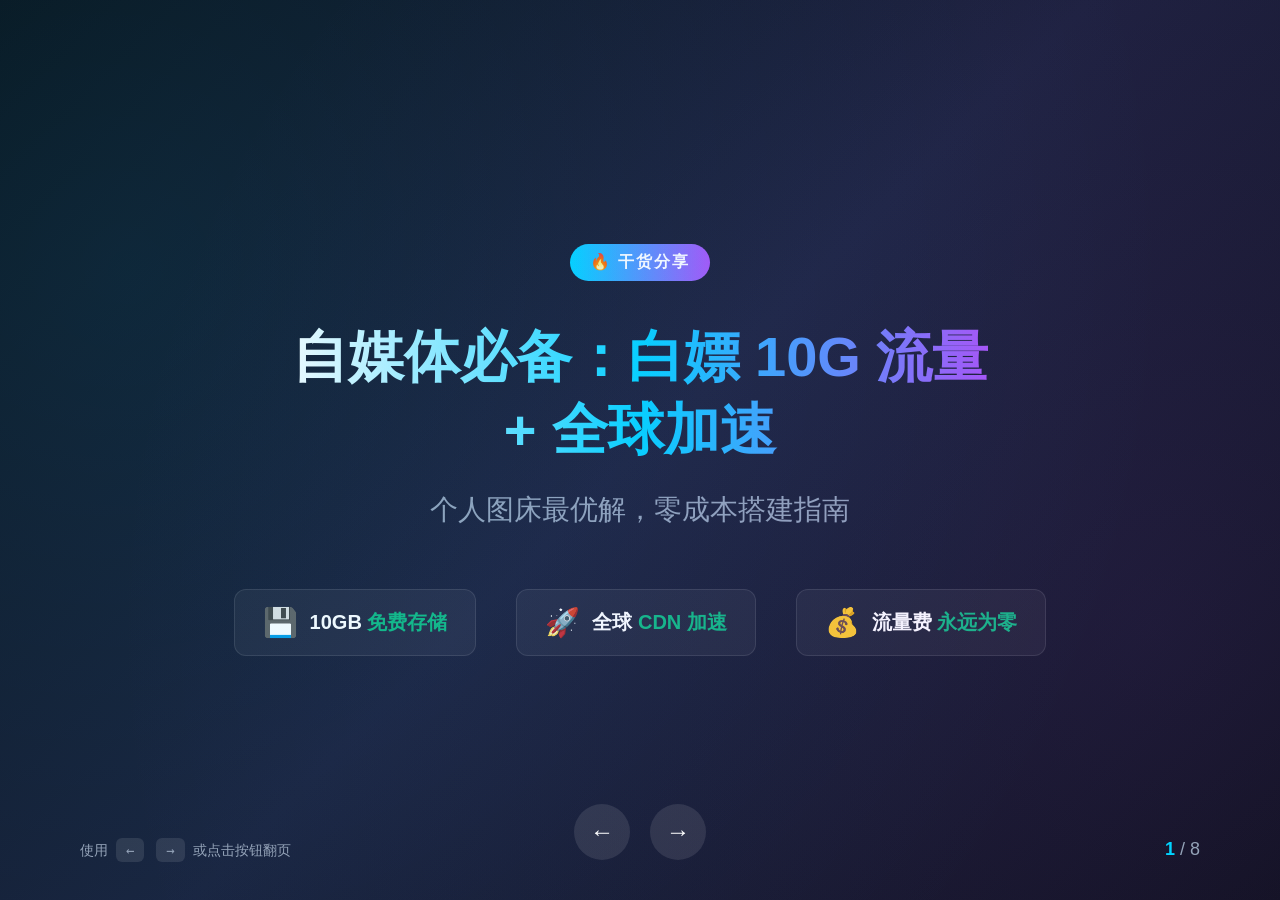
<file: image-bed-ppt.html>
<!DOCTYPE html>
<html lang="zh-CN">
<head>
    <!-- Google tag (gtag.js) -->
    <script async src="https://www.googletagmanager.com/gtag/js?id=G-N4LQ8H4J9V"></script>
    <script>
        window.dataLayer = window.dataLayer || [];
        function gtag(){dataLayer.push(arguments);}
        gtag('js', new Date());

        gtag('config', 'G-N4LQ8H4J9V');
    </script>
    <meta charset="UTF-8">
    <meta name="viewport" content="width=device-width, initial-scale=1.0">
    <!-- Privacy-friendly analytics by Plausible -->
    <script async src="https://plausible.io/js/pa--IMHhhS9WCjJdVoleO51z.js"></script>
    <script>
        window.plausible=window.plausible||function(){(plausible.q=plausible.q||[]).push(arguments)},plausible.init=plausible.init||function(i){plausible.o=i||{}};
        plausible.init()
    </script>
    <title>自媒体必备：白嫖10G流量 + 全球加速，个人图床最优解</title>
    <style>
        * {
            margin: 0;
            padding: 0;
            box-sizing: border-box;
        }

        :root {
            --bg-dark: #0a0e17;
            --bg-card: #131a2b;
            --accent-blue: #00d4ff;
            --accent-purple: #a855f7;
            --accent-green: #10b981;
            --text-primary: #ffffff;
            --text-secondary: #94a3b8;
        }

        body {
            font-family: -apple-system, BlinkMacSystemFont, "Segoe UI", "PingFang SC", "Hiragino Sans GB", "Microsoft YaHei", sans-serif;
            background: var(--bg-dark);
            color: var(--text-primary);
            overflow: hidden;
            height: 100vh;
        }

        .presentation {
            width: 100vw;
            height: 100vh;
            position: relative;
        }

        .slide {
            display: none;
            width: 100%;
            height: 100%;
            padding: 60px 80px;
            position: absolute;
            top: 0;
            left: 0;
            background: var(--bg-dark);
            overflow: hidden;
        }

        .slide.active {
            display: flex;
            flex-direction: column;
        }

        /* 封面页 */
        .slide-cover {
            justify-content: center;
            align-items: center;
            text-align: center;
            background: linear-gradient(135deg, #0a0e17 0%, #1a1f3a 50%, #0a0e17 100%);
        }

        .slide-cover::before {
            content: '';
            position: absolute;
            top: -50%;
            left: -50%;
            width: 200%;
            height: 200%;
            background: radial-gradient(circle at 30% 40%, rgba(0, 212, 255, 0.1) 0%, transparent 50%),
                        radial-gradient(circle at 70% 60%, rgba(168, 85, 247, 0.1) 0%, transparent 50%);
            animation: float 20s ease-in-out infinite;
        }

        @keyframes float {
            0%, 100% { transform: translate(0, 0) rotate(0deg); }
            50% { transform: translate(-2%, -2%) rotate(1deg); }
        }

        .cover-badge {
            display: inline-block;
            padding: 8px 20px;
            background: linear-gradient(90deg, var(--accent-blue), var(--accent-purple));
            border-radius: 30px;
            font-size: 16px;
            font-weight: 600;
            margin-bottom: 40px;
            letter-spacing: 2px;
        }

        .cover-title {
            font-size: 56px;
            font-weight: 800;
            line-height: 1.3;
            margin-bottom: 24px;
            background: linear-gradient(90deg, #fff 0%, var(--accent-blue) 50%, var(--accent-purple) 100%);
            -webkit-background-clip: text;
            -webkit-text-fill-color: transparent;
            background-clip: text;
        }

        .cover-subtitle {
            font-size: 28px;
            color: var(--text-secondary);
            margin-bottom: 60px;
        }

        .cover-highlight {
            display: flex;
            gap: 40px;
            justify-content: center;
            flex-wrap: wrap;
        }

        .highlight-item {
            display: flex;
            align-items: center;
            gap: 12px;
            padding: 16px 28px;
            background: rgba(255,255,255,0.05);
            border: 1px solid rgba(255,255,255,0.1);
            border-radius: 12px;
        }

        .highlight-icon {
            font-size: 28px;
        }

        .highlight-text {
            font-size: 20px;
            font-weight: 600;
        }

        .highlight-text span {
            color: var(--accent-green);
        }

        /* 内容页通用样式 */
        .slide-content {
            background: linear-gradient(180deg, #0a0e17 0%, #0f1624 100%);
        }

        .slide-header {
            margin-bottom: 50px;
            text-align: center;
        }

        .slide-number {
            font-size: 14px;
            color: var(--accent-blue);
            font-weight: 600;
            margin-bottom: 12px;
            letter-spacing: 2px;
        }

        .slide-title {
            font-size: 44px;
            font-weight: 700;
            color: var(--text-primary);
            line-height: 1.3;
        }

        .slide-title .highlight {
            color: var(--accent-blue);
        }

        .slide-body {
            flex: 1;
            display: flex;
            flex-direction: column;
            justify-content: center;
        }

        /* 痛点页 */
        .pain-points {
            display: grid;
            grid-template-columns: repeat(2, 1fr);
            gap: 24px;
            max-width: 1000px;
            margin: 0 auto;
        }

        .pain-card {
            padding: 28px;
            background: rgba(239, 68, 68, 0.1);
            border: 1px solid rgba(239, 68, 68, 0.3);
            border-radius: 16px;
            text-align: center;
        }

        .pain-icon {
            font-size: 32px;
            margin-bottom: 16px;
        }

        .pain-title {
            font-size: 22px;
            font-weight: 600;
            margin-bottom: 10px;
            color: #f87171;
        }

        .pain-desc {
            font-size: 18px;
            color: var(--text-secondary);
            line-height: 1.5;
        }

        /* 方案对比表 */
        .comparison-table {
            width: 100%;
            max-width: 1000px;
            border-collapse: collapse;
            margin: 0 auto;
            text-align: center;
        }

        .comparison-table th,
        .comparison-table td {
            padding: 20px 24px;
            text-align: center;
            border-bottom: 1px solid rgba(255,255,255,0.1);
        }

        .comparison-table th {
            font-size: 16px;
            color: var(--text-secondary);
            font-weight: 500;
            background: rgba(255,255,255,0.02);
        }

        .comparison-table td {
            font-size: 18px;
        }

        .comparison-table tr:last-child td {
            border-bottom: none;
        }

        .comparison-table .best {
            color: var(--accent-green);
            font-weight: 600;
        }

        .comparison-table .highlight-row {
            background: rgba(0, 212, 255, 0.1);
        }

        .comparison-table .highlight-row td {
            color: var(--accent-blue);
        }

        /* 核心优势页 */
        .advantages {
            display: grid;
            grid-template-columns: repeat(3, 1fr);
            gap: 32px;
            max-width: 1100px;
            margin: 0 auto;
        }

        .advantage-card {
            padding: 40px 32px;
            background: var(--bg-card);
            border-radius: 20px;
            text-align: center;
            border: 1px solid rgba(255,255,255,0.05);
            transition: transform 0.3s;
        }

        .advantage-card:hover {
            transform: translateY(-4px);
        }

        .adv-icon {
            font-size: 48px;
            margin-bottom: 24px;
        }

        .adv-title {
            font-size: 26px;
            font-weight: 700;
            margin-bottom: 16px;
        }

        .adv-desc {
            font-size: 18px;
            color: var(--text-secondary);
            line-height: 1.6;
        }

        /* 步骤页 */
        .steps {
            display: flex;
            flex-direction: column;
            gap: 24px;
            max-width: 900px;
            margin: 0 auto;
        }

        .step-item {
            display: flex;
            align-items: center;
            gap: 24px;
            padding: 28px;
            background: var(--bg-card);
            border-radius: 16px;
            border-left: 4px solid var(--accent-blue);
        }

        .step-num {
            flex-shrink: 0;
            width: 48px;
            height: 48px;
            background: linear-gradient(135deg, var(--accent-blue), var(--accent-purple));
            border-radius: 50%;
            display: flex;
            align-items: center;
            justify-content: center;
            font-size: 22px;
            font-weight: 700;
        }

        .step-content {
            text-align: center;
            flex: 1;
        }

        .step-content h4 {
            font-size: 22px;
            font-weight: 600;
            margin-bottom: 10px;
        }

        .step-content p {
            font-size: 17px;
            color: var(--text-secondary);
            line-height: 1.6;
        }

        /* 进阶用法页 */
        .tools-grid {
            display: grid;
            grid-template-columns: repeat(2, 1fr);
            gap: 40px;
            max-width: 900px;
            margin: 0 auto;
        }

        .tool-card {
            padding: 36px;
            background: var(--bg-card);
            border-radius: 20px;
            border: 1px solid rgba(255,255,255,0.05);
            text-align: center;
        }

        .tool-name {
            font-size: 28px;
            font-weight: 700;
            margin-bottom: 20px;
            display: flex;
            align-items: center;
            justify-content: center;
            gap: 12px;
        }

        .tool-desc {
            font-size: 18px;
            color: var(--text-secondary);
            line-height: 1.7;
            text-align: center;
        }

        .tool-badge {
            font-size: 14px;
            padding: 4px 12px;
            background: rgba(16, 185, 129, 0.2);
            color: var(--accent-green);
            border-radius: 20px;
            font-weight: 500;
        }

        /* 总结页 */
        .summary-points {
            display: flex;
            gap: 40px;
            max-width: 1100px;
            margin: 0 auto;
        }

        .summary-card {
            flex: 1;
            padding: 40px;
            background: linear-gradient(135deg, var(--bg-card), rgba(0, 212, 255, 0.1));
            border-radius: 20px;
            text-align: center;
            border: 1px solid rgba(0, 212, 255, 0.2);
        }

        .summary-icon {
            font-size: 56px;
            margin-bottom: 24px;
        }

        .summary-title {
            font-size: 28px;
            font-weight: 700;
            margin-bottom: 16px;
        }

        .summary-desc {
            font-size: 18px;
            color: var(--text-secondary);
            line-height: 1.6;
        }

        /* 结束页 */
        .slide-end {
            justify-content: center;
            align-items: center;
            text-align: center;
            background: linear-gradient(135deg, #0a0e17 0%, #1a1f3a 50%, #0a0e17 100%);
        }

        .end-title {
            font-size: 64px;
            font-weight: 800;
            margin-bottom: 32px;
            background: linear-gradient(90deg, var(--accent-blue), var(--accent-purple));
            -webkit-background-clip: text;
            -webkit-text-fill-color: transparent;
            background-clip: text;
        }

        .end-qr {
            font-size: 24px;
            color: var(--text-secondary);
            margin-bottom: 40px;
        }

        .end-qr span {
            color: var(--accent-blue);
        }

        .end-blog {
            font-size: 20px;
            color: var(--text-secondary);
        }

        .end-blog a {
            color: var(--accent-green);
            text-decoration: none;
        }

        /* 导航 */
        .nav {
            position: fixed;
            bottom: 40px;
            left: 50%;
            transform: translateX(-50%);
            display: flex;
            gap: 20px;
            z-index: 100;
        }

        .nav-btn {
            width: 56px;
            height: 56px;
            border: none;
            border-radius: 50%;
            background: rgba(255,255,255,0.1);
            color: white;
            font-size: 24px;
            cursor: pointer;
            transition: all 0.3s;
            display: flex;
            align-items: center;
            justify-content: center;
        }

        .nav-btn:hover {
            background: var(--accent-blue);
            transform: scale(1.1);
        }

        .progress {
            position: fixed;
            bottom: 40px;
            right: 80px;
            font-size: 18px;
            color: var(--text-secondary);
            z-index: 100;
        }

        .progress .current {
            color: var(--accent-blue);
            font-weight: 600;
        }

        /* 键盘提示 */
        .keyboard-hint {
            position: fixed;
            bottom: 40px;
            left: 80px;
            font-size: 14px;
            color: var(--text-secondary);
            z-index: 100;
        }

        .keyboard-hint kbd {
            padding: 4px 10px;
            background: rgba(255,255,255,0.1);
            border-radius: 6px;
            margin: 0 4px;
        }

        /* 链接样式 */
        a {
            color: var(--accent-blue);
            text-decoration: none;
        }

        a:hover {
            text-decoration: underline;
        }

        /* 小标题标签 */
        .tag {
            display: inline-block;
            padding: 6px 16px;
            background: rgba(0, 212, 255, 0.15);
            color: var(--accent-blue);
            border-radius: 20px;
            font-size: 14px;
            font-weight: 600;
            margin-bottom: 20px;
        }
    </style>
</head>
<body>
    <div class="presentation">
        <!-- Slide 1: 封面 -->
        <div class="slide slide-cover active" data-slide="1">
            <div class="cover-badge">🔥 干货分享</div>
            <h1 class="cover-title">自媒体必备：白嫖 10G 流量<br>+ 全球加速</h1>
            <p class="cover-subtitle">个人图床最优解，零成本搭建指南</p>
            <div class="cover-highlight">
                <div class="highlight-item">
                    <span class="highlight-icon">💾</span>
                    <span class="highlight-text">10GB <span>免费存储</span></span>
                </div>
                <div class="highlight-item">
                    <span class="highlight-icon">🚀</span>
                    <span class="highlight-text">全球 <span>CDN 加速</span></span>
                </div>
                <div class="highlight-item">
                    <span class="highlight-icon">💰</span>
                    <span class="highlight-text">流量费 <span>永远为零</span></span>
                </div>
            </div>
        </div>

        <!-- Slide 2: 痛点 -->
        <div class="slide slide-content" data-slide="2">
            <div class="slide-header">
                <div class="tag">问题</div>
                <h2 class="slide-title">为什么劝你别再用<span class="highlight">公共图床</span>？</h2>
            </div>
            <div class="slide-body">
                <div class="pain-points">
                    <div class="pain-card">
                        <div class="pain-icon">💀</div>
                        <h3 class="pain-title">服务商跑路</h3>
                        <p class="pain-desc">说关就关，一夜之间文章里几十张图全变成裂开的占位符</p>
                    </div>
                    <div class="pain-card">
                        <div class="pain-icon">🐢</div>
                        <h3 class="pain-title">访问速度慢</h3>
                        <p class="pain-desc">国内访问海外图床，加载图片像看幻灯片</p>
                    </div>
                    <div class="pain-card">
                        <div class="pain-icon">👀</div>
                        <h3 class="pain-title">隐私无保障</h3>
                        <p class="pain-desc">图片可能被扫描、压缩甚至删除</p>
                    </div>
                    <div class="pain-card">
                        <div class="pain-icon">🚫</div>
                        <h3 class="pain-title">防盗链拦截</h3>
                        <p class="pain-desc">微信公众号、知乎等平台对非白名单域名直接屏蔽</p>
                    </div>
                </div>
            </div>
        </div>

        <!-- Slide 3: 方案对比 -->
        <div class="slide slide-content" data-slide="3">
            <div class="slide-header">
                <div class="tag">方案对比</div>
                <h2 class="slide-title">为什么推荐 <span class="highlight">Cloudflare R2 + PicGo</span>？</h2>
            </div>
            <div class="slide-body">
                <table class="comparison-table">
                    <thead>
                        <tr>
                            <th>方案</th>
                            <th>免费额度</th>
                            <th>出站流量费</th>
                            <th>CDN加速</th>
                            <th>搭建难度</th>
                        </tr>
                    </thead>
                    <tbody>
                        <tr class="highlight-row">
                            <td class="best">R2 + PicGo ⭐</td>
                            <td class="best">10GB存储</td>
                            <td class="best">完全免费 ✅</td>
                            <td class="best">全球CDN</td>
                            <td>中等</td>
                        </tr>
                        <tr>
                            <td>阿里云OSS</td>
                            <td>无</td>
                            <td>按量付费</td>
                            <td>需额外购买</td>
                            <td>中等</td>
                        </tr>
                        <tr>
                            <td>GitHub + jsDelivr</td>
                            <td>仓库1GB软限</td>
                            <td>免费</td>
                            <td>有</td>
                            <td>简单</td>
                        </tr>
                        <tr>
                            <td>SM.MS / Imgur</td>
                            <td>5GB</td>
                            <td>免费</td>
                            <td>有</td>
                            <td>极简</td>
                        </tr>
                    </tbody>
                </table>
            </div>
        </div>

        <!-- Slide 4: 核心优势 -->
        <div class="slide slide-content" data-slide="4">
            <div class="slide-header">
                <div class="tag">核心优势</div>
                <h2 class="slide-title">R2 最大的<span class="highlight">杀手锏</span>是什么？</h2>
            </div>
            <div class="slide-body">
                <div class="advantages">
                    <div class="advantage-card">
                        <div class="adv-icon">💰</div>
                        <h3 class="adv-title">零成本</h3>
                        <p class="adv-desc">出站流量永远免费<br>不管多少人访问<br>不管访问多少次</p>
                    </div>
                    <div class="advantage-card">
                        <div class="adv-icon">🚀</div>
                        <h3 class="adv-title">速度快</h3>
                        <p class="adv-desc">Cloudflare 全球 CDN<br>比大多数公共图床<br>快 3 倍以上</p>
                    </div>
                    <div class="advantage-card">
                        <div class="adv-icon">🔐</div>
                        <h3 class="adv-title">数据自主</h3>
                        <p class="adv-desc">文件在自己的存储桶<br>想迁就迁<br>不用看平台脸色</p>
                    </div>
                </div>
            </div>
        </div>

        <!-- Slide 5: 搭建步骤概览 -->
        <div class="slide slide-content" data-slide="5">
            <div class="slide-header">
                <div class="tag">5分钟搭建</div>
                <h2 class="slide-title">全程<span class="highlight">5步</span>，不超过10分钟</h2>
            </div>
            <div class="slide-body">
                <div class="steps">
                    <div class="step-item">
                        <div class="step-num">1</div>
                        <div class="step-content">
                            <h4>创建 R2 存储桶</h4>
                            <p>在 Cloudflare Dashboard 创建 R2 存储桶</p>
                        </div>
                    </div>
                    <div class="step-item">
                        <div class="step-num">2</div>
                        <div class="step-content">
                            <h4>绑定自定义域名</h4>
                            <p>使用自己的域名，链接更美观，访问更稳定</p>
                        </div>
                    </div>
                    <div class="step-item">
                        <div class="step-num">3</div>
                        <div class="step-content">
                            <h4>生成 API 密钥</h4>
                            <p>创建 S3 格式的 API 令牌，获取访问凭证</p>
                        </div>
                    </div>
                    <div class="step-item">
                        <div class="step-num">4</div>
                        <div class="step-content">
                            <h4>配置 PicGo</h4>
                            <p>安装 picgo-plugin-s3 插件，填写配置信息</p>
                        </div>
                    </div>
                    <div class="step-item">
                        <div class="step-num">5</div>
                        <div class="step-content">
                            <h4>测试上传</h4>
                            <p>拖拽或粘贴图片，自动复制链接</p>
                        </div>
                    </div>
                </div>
            </div>
        </div>

        <!-- Slide 6: 进阶用法 -->
        <div class="slide slide-content" data-slide="6">
            <div class="slide-header">
                <div class="tag">进阶玩法</div>
                <h2 class="slide-title">配合<span class="highlight">写作工具</span>使用</h2>
            </div>
            <div class="slide-body">
                <div class="tools-grid">
                    <div class="tool-card">
                        <h3 class="tool-name">Typora <span class="tool-badge">Markdown编辑器</span></h3>
                        <p class="tool-desc">偏好设置 → 图像 → 上传图片<br>选择 PicGo (app)<br>填入 PicGo 路径 → 验证</p>
                    </div>
                    <div class="tool-card">
                        <h3 class="tool-name">Obsidian <span class="tool-badge">知识管理</span></h3>
                        <p class="tool-desc">安装 Image Auto Upload Plugin<br>选择 PicGo<br>填入端口 36677 → 开启</p>
                    </div>
                </div>
                <p style="text-align: center; margin-top: 48px; font-size: 22px; color: var(--accent-green);">
                    ✨ 之后在写作软件里直接粘贴图片，自动上传，链接自动替换<br><strong>零感知上传体验</strong>
                </p>
            </div>
        </div>

        <!-- Slide 7: 总结 -->
        <div class="slide slide-content" data-slide="7">
            <div class="slide-header">
                <div class="tag">总结</div>
                <h2 class="slide-title">这套方案<span class="highlight">核心优势</span>就三点</h2>
            </div>
            <div class="slide-body">
                <div class="summary-points">
                    <div class="summary-card">
                        <div class="summary-icon">💰</div>
                        <h3 class="summary-title">零成本</h3>
                        <p class="summary-desc">免费额度完全够用<br>出站流量不要钱</p>
                    </div>
                    <div class="summary-card">
                        <div class="summary-icon">🚀</div>
                        <h3 class="summary-title">速度快</h3>
                        <p class="summary-desc">Cloudflare 全球 CDN<br>访问体验更好</p>
                    </div>
                    <div class="summary-card">
                        <div class="summary-icon">🔐</div>
                        <h3 class="summary-title">数据自主</h3>
                        <p class="summary-desc">文件在自己的存储桶<br>想迁就迁</p>
                    </div>
                </div>
            </div>
        </div>

        <!-- Slide 8: 结束页 -->
        <div class="slide slide-end" data-slide="8">
            <h1 class="end-title">感谢观看</h1>
            <p class="end-qr">关注公众号 <span>风飞扬itzhouq</span></p>
            <p class="end-blog"><a href="https://blog.itzhouq.cn">blog.itzhouq.cn</a></p>
        </div>
    </div>

    <!-- 导航按钮 -->
    <div class="nav">
        <button class="nav-btn" id="prevBtn">←</button>
        <button class="nav-btn" id="nextBtn">→</button>
    </div>

    <div class="progress">
        <span class="current" id="currentSlide">1</span> / <span id="totalSlides">8</span>
    </div>

    <div class="keyboard-hint">
        使用 <kbd>←</kbd> <kbd>→</kbd> 或点击按钮翻页
    </div>

    <script>
        const slides = document.querySelectorAll('.slide');
        const totalSlides = slides.length;
        let currentSlide = 1;

        document.getElementById('totalSlides').textContent = totalSlides;

        function showSlide(n) {
            if (n < 1) n = 1;
            if (n > totalSlides) n = totalSlides;

            slides.forEach(slide => slide.classList.remove('active'));
            slides[n - 1].classList.add('active');

            currentSlide = n;
            document.getElementById('currentSlide').textContent = n;
        }

        function nextSlide() {
            if (currentSlide < totalSlides) {
                showSlide(currentSlide + 1);
            }
        }

        function prevSlide() {
            if (currentSlide > 1) {
                showSlide(currentSlide - 1);
            }
        }

        document.getElementById('nextBtn').addEventListener('click', nextSlide);
        document.getElementById('prevBtn').addEventListener('click', prevSlide);

        document.addEventListener('keydown', (e) => {
            if (e.key === 'ArrowRight' || e.key === ' ') {
                e.preventDefault();
                nextSlide();
            } else if (e.key === 'ArrowLeft') {
                e.preventDefault();
                prevSlide();
            }
        });
    </script>
</body>
</html>
</file>
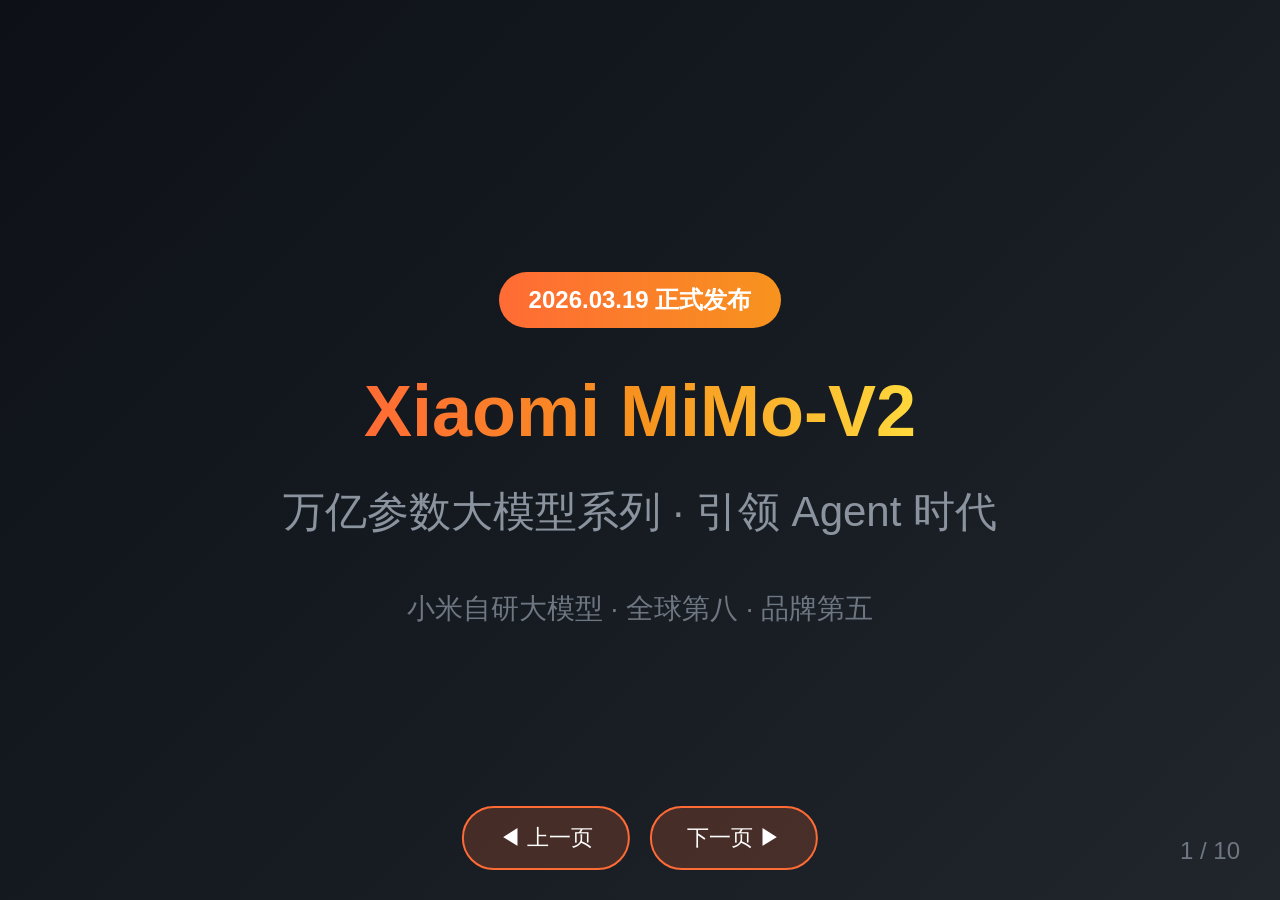
<file: mimo-v2-ppt.html>
<!DOCTYPE html>
<html lang="zh-CN">
<head>
    <!-- Google tag (gtag.js) -->
    <script async src="https://www.googletagmanager.com/gtag/js?id=G-N4LQ8H4J9V"></script>
    <script>
        window.dataLayer = window.dataLayer || [];
        function gtag(){dataLayer.push(arguments);}
        gtag('js', new Date());

        gtag('config', 'G-N4LQ8H4J9V');
    </script>
    <meta charset="UTF-8">
    <meta name="viewport" content="width=device-width, initial-scale=1.0">
    <!-- Privacy-friendly analytics by Plausible -->
    <script async src="https://plausible.io/js/pa--IMHhhS9WCjJdVoleO51z.js"></script>
    <script>
        window.plausible=window.plausible||function(){(plausible.q=plausible.q||[]).push(arguments)},plausible.init=plausible.init||function(i){plausible.o=i||{}};
        plausible.init()
    </script>
    <title>Xiaomi MiMo-V2 系列发布</title>
    <style>
        * {
            margin: 0;
            padding: 0;
            box-sizing: border-box;
        }

        body {
            font-family: -apple-system, BlinkMacSystemFont, 'Segoe UI', 'PingFang SC', 'Hiragino Sans GB', 'Microsoft YaHei', sans-serif;
            background: #0a0a0a;
            color: #ffffff;
            overflow: hidden;
            height: 100vh;
        }

        .presentation {
            width: 100vw;
            height: 100vh;
            position: relative;
        }

        .slide {
            position: absolute;
            top: 0;
            left: 0;
            width: 100%;
            height: 100%;
            display: none;
            padding: 60px 80px;
            background: linear-gradient(135deg, #1a1a2e 0%, #16213e 50%, #0f3460 100%);
            flex-direction: column;
            justify-content: center;
        }

        .slide.active {
            display: flex;
            animation: fadeIn 0.5s ease;
        }

        @keyframes fadeIn {
            from { opacity: 0; transform: translateY(20px); }
            to { opacity: 1; transform: translateY(0); }
        }

        /* 封面样式 */
        .slide-cover {
            background: linear-gradient(135deg, #0d1117 0%, #161b22 50%, #21262d 100%);
            text-align: center;
            align-items: center;
        }

        .cover-badge {
            background: linear-gradient(90deg, #ff6b35, #f7931e);
            padding: 12px 30px;
            border-radius: 50px;
            font-size: 24px;
            font-weight: 600;
            margin-bottom: 40px;
            display: inline-block;
        }

        .cover-title {
            font-size: 72px;
            font-weight: 800;
            background: linear-gradient(90deg, #ff6b35, #f7931e, #ffd93d);
            -webkit-background-clip: text;
            -webkit-text-fill-color: transparent;
            background-clip: text;
            margin-bottom: 30px;
            line-height: 1.2;
        }

        .cover-subtitle {
            font-size: 42px;
            color: #8b949e;
            margin-bottom: 50px;
        }

        .cover-date {
            font-size: 28px;
            color: #6e7681;
        }

        /* 内容页样式 */
        .slide-header {
            font-size: 48px;
            font-weight: 700;
            margin-bottom: 50px;
            color: #ff6b35;
            display: flex;
            align-items: center;
            gap: 20px;
        }

        .slide-header::before {
            content: '';
            width: 8px;
            height: 50px;
            background: linear-gradient(180deg, #ff6b35, #f7931e);
            border-radius: 4px;
        }

        .content-grid {
            display: grid;
            grid-template-columns: repeat(2, 1fr);
            gap: 40px;
            flex: 1;
        }

        .content-grid.single {
            grid-template-columns: 1fr;
        }

        .content-grid.triple {
            grid-template-columns: repeat(3, 1fr);
        }

        .card {
            background: rgba(255, 255, 255, 0.05);
            border-radius: 20px;
            padding: 40px;
            border: 1px solid rgba(255, 255, 255, 0.1);
            transition: transform 0.3s, box-shadow 0.3s;
        }

        .card:hover {
            transform: translateY(-5px);
            box-shadow: 0 20px 40px rgba(255, 107, 53, 0.2);
        }

        .card-title {
            font-size: 32px;
            font-weight: 700;
            margin-bottom: 20px;
            color: #f7931e;
        }

        .card-content {
            font-size: 28px;
            line-height: 1.8;
            color: #c9d1d9;
        }

        .highlight {
            color: #ffd93d;
            font-weight: 600;
        }

        .stat-box {
            background: rgba(255, 107, 53, 0.1);
            border-left: 4px solid #ff6b35;
            padding: 25px 30px;
            margin: 15px 0;
            border-radius: 0 12px 12px 0;
        }

        .stat-value {
            font-size: 48px;
            font-weight: 800;
            color: #ff6b35;
        }

        .stat-label {
            font-size: 24px;
            color: #8b949e;
            margin-top: 8px;
        }

        .model-card {
            background: linear-gradient(135deg, rgba(255, 107, 53, 0.1), rgba(247, 147, 30, 0.05));
            border: 2px solid rgba(255, 107, 53, 0.3);
            text-align: center;
        }

        .model-name {
            font-size: 36px;
            font-weight: 800;
            margin-bottom: 15px;
            background: linear-gradient(90deg, #ff6b35, #ffd93d);
            -webkit-background-clip: text;
            -webkit-text-fill-color: transparent;
            background-clip: text;
        }

        .model-desc {
            font-size: 26px;
            color: #c9d1d9;
            line-height: 1.6;
        }

        .list-item {
            display: flex;
            align-items: flex-start;
            margin-bottom: 25px;
            font-size: 30px;
            line-height: 1.6;
        }

        .list-item::before {
            content: '▸';
            color: #ff6b35;
            font-size: 32px;
            margin-right: 15px;
            flex-shrink: 0;
        }

        .leader-board {
            display: flex;
            flex-direction: column;
            gap: 15px;
        }

        .leader-item {
            display: flex;
            align-items: center;
            background: rgba(255, 255, 255, 0.05);
            padding: 20px 25px;
            border-radius: 12px;
            font-size: 28px;
        }

        .leader-rank {
            width: 50px;
            height: 50px;
            background: linear-gradient(135deg, #ff6b35, #f7931e);
            border-radius: 50%;
            display: flex;
            align-items: center;
            justify-content: center;
            font-weight: 700;
            margin-right: 20px;
            font-size: 24px;
        }

        .leader-rank.gold {
            background: linear-gradient(135deg, #ffd700, #ffed4a);
            color: #1a1a2e;
        }

        .price-table {
            width: 100%;
            border-collapse: collapse;
            font-size: 28px;
        }

        .price-table th {
            background: rgba(255, 107, 53, 0.2);
            padding: 20px;
            text-align: left;
            font-weight: 600;
        }

        .price-table td {
            padding: 20px;
            border-bottom: 1px solid rgba(255, 255, 255, 0.1);
        }

        .price-value {
            color: #ffd93d;
            font-weight: 700;
            font-size: 32px;
        }

        /* 导航 */
        .nav-controls {
            position: fixed;
            bottom: 30px;
            left: 50%;
            transform: translateX(-50%);
            display: flex;
            gap: 20px;
            z-index: 100;
        }

        .nav-btn {
            background: rgba(255, 107, 53, 0.2);
            border: 2px solid #ff6b35;
            color: #fff;
            padding: 15px 35px;
            border-radius: 50px;
            font-size: 22px;
            cursor: pointer;
            transition: all 0.3s;
        }

        .nav-btn:hover {
            background: #ff6b35;
            transform: scale(1.05);
        }

        .slide-counter {
            position: fixed;
            bottom: 35px;
            right: 40px;
            font-size: 24px;
            color: #6e7681;
            z-index: 100;
        }

        /* 特殊样式 */
        .icon-large {
            font-size: 80px;
            margin-bottom: 20px;
        }

        .quote {
            font-size: 36px;
            font-style: italic;
            color: #c9d1d9;
            padding: 30px 40px;
            border-left: 5px solid #ff6b35;
            background: rgba(255, 107, 53, 0.05);
            border-radius: 0 15px 15px 0;
            margin: 30px 0;
        }

        .tag {
            display: inline-block;
            background: rgba(255, 107, 53, 0.2);
            color: #ff6b35;
            padding: 8px 20px;
            border-radius: 20px;
            font-size: 22px;
            margin: 5px;
        }

        .timeline {
            display: flex;
            align-items: center;
            justify-content: space-around;
            padding: 40px 0;
        }

        .timeline-item {
            text-align: center;
            flex: 1;
        }

        .timeline-date {
            font-size: 24px;
            color: #8b949e;
            margin-bottom: 15px;
        }

        .timeline-title {
            font-size: 28px;
            font-weight: 600;
            color: #f7931e;
        }

        .timeline-connector {
            width: 60px;
            height: 3px;
            background: linear-gradient(90deg, #ff6b35, #f7931e);
        }

        @media (max-width: 1200px) {
            .slide { padding: 40px 50px; }
            .cover-title { font-size: 56px; }
            .slide-header { font-size: 40px; }
            .card-title { font-size: 28px; }
            .card-content, .list-item { font-size: 24px; }
        }
    </style>
</head>
<body>
    <div class="presentation">
        <div class="slide slide-cover active" id="slide-1">
            <div class="cover-badge">2026.03.19 正式发布</div>
            <h1 class="cover-title">Xiaomi MiMo-V2</h1>
            <p class="cover-subtitle">万亿参数大模型系列 · 引领 Agent 时代</p>
            <p class="cover-date">小米自研大模型 · 全球第八 · 品牌第五</p>
        </div>

        <div class="slide" id="slide-2">
            <h2 class="slide-header">三款全新模型发布</h2>
            <div class="content-grid triple">
                <div class="card model-card">
                    <div class="icon-large">🧠</div>
                    <h3 class="model-name">MiMo-V2-Pro</h3>
                    <p class="model-desc">旗舰基座大模型<br>万亿参数 · 1M上下文<br>专为 Agent 打造</p>
                    <div style="margin-top: 20px;">
                        <span class="tag">推理</span>
                        <span class="tag">代码</span>
                        <span class="tag">规划</span>
                    </div>
                </div>
                <div class="card model-card">
                    <div class="icon-large">🌐</div>
                    <h3 class="model-name">MiMo-V2-Omni</h3>
                    <p class="model-desc">全模态 Agent 模型<br>视觉 + 音频 + 文本<br>统一感知能力</p>
                    <div style="margin-top: 20px;">
                        <span class="tag">多模态</span>
                        <span class="tag">交互</span>
                        <span class="tag">理解</span>
                    </div>
                </div>
                <div class="card model-card">
                    <div class="icon-large">🎙️</div>
                    <h3 class="model-name">MiMo-V2-TTS</h3>
                    <p class="model-desc">高拟真语音合成<br>自然流畅的人声<br>多语言支持</p>
                    <div style="margin-top: 20px;">
                        <span class="tag">语音</span>
                        <span class="tag">合成</span>
                        <span class="tag">自然</span>
                    </div>
                </div>
            </div>
        </div>

        <div class="slide" id="slide-3">
            <h2 class="slide-header">MiMo-V2-Pro 核心参数</h2>
            <div class="content-grid">
                <div>
                    <div class="stat-box">
                        <div class="stat-value">1T+</div>
                        <div class="stat-label">总参数量（万亿级）</div>
                    </div>
                    <div class="stat-box">
                        <div class="stat-value">42B</div>
                        <div class="stat-label">激活参数（MoE架构）</div>
                    </div>
                    <div class="stat-box">
                        <div class="stat-value">1M</div>
                        <div class="stat-label">超长上下文窗口</div>
                    </div>
                </div>
                <div class="card">
                    <h3 class="card-title">架构亮点</h3>
                    <div class="list-item">创新的混合注意力架构</div>
                    <div class="list-item">7:1 混合注意力比例</div>
                    <div class="list-item">HySparse 稀疏注意力技术</div>
                    <div class="list-item">专为 Agent 工作流优化</div>
                    <div class="list-item">支持复杂推理与规划</div>
                    <div class="list-item">代码生成能力超群</div>
                </div>
            </div>
        </div>

        <div class="slide" id="slide-4">
            <h2 class="slide-header">全球排行榜表现</h2>
            <div class="content-grid">
                <div class="card">
                    <h3 class="card-title">Artificial Analysis 综合智能榜</h3>
                    <div class="leader-board">
                        <div class="leader-item">
                            <div class="leader-rank gold">1</div>
                            <span>GPT-5.2</span>
                        </div>
                        <div class="leader-item">
                            <div class="leader-rank gold">2</div>
                            <span>Claude Opus 4.6</span>
                        </div>
                        <div class="leader-item">
                            <div class="leader-rank">3</div>
                            <span>Gemini 3.1 Pro</span>
                        </div>
                        <div class="leader-item" style="background: rgba(255, 107, 53, 0.15); border: 2px solid #ff6b35;">
                            <div class="leader-rank" style="background: linear-gradient(135deg, #ff6b35, #ffd93d); color: #1a1a2e;">8</div>
                            <span style="font-weight: 700; color: #ff6b35;">MiMo-V2-Pro ⭐</span>
                        </div>
                    </div>
                </div>
                <div class="card">
                    <h3 class="card-title">品牌排名</h3>
                    <div style="text-align: center; padding: 30px 0;">
                        <div class="stat-value" style="font-size: 100px;">TOP 5</div>
                        <div class="stat-label" style="font-size: 28px; margin-top: 20px;">超越 xAI Grok</div>
                        <div class="stat-label" style="font-size: 28px;">接近 GPT-5.2 性能</div>
                        <div class="stat-label" style="font-size: 28px;">成本仅为 1/6 ~ 1/7</div>
                    </div>
                </div>
            </div>
        </div>

        <div class="slide" id="slide-5">
            <h2 class="slide-header">从 Hunter Alpha 到 MiMo-V2-Pro</h2>
            <div class="quote">
                "近日一款名为 Hunter Alpha 的神秘模型在开发者平台 OpenRouter 匿名上线后，凭借 1 万亿参数规模及 100 万 token 上下文窗口，发布后调用量迅速登顶。"
            </div>
            <div class="timeline">
                <div class="timeline-item">
                    <div class="timeline-date">2026年3月初</div>
                    <div class="timeline-title">Hunter Alpha 匿名上线</div>
                </div>
                <div class="timeline-connector"></div>
                <div class="timeline-item">
                    <div class="timeline-date">上线数日内</div>
                    <div class="timeline-title">调用量登顶 OpenRouter</div>
                </div>
                <div class="timeline-connector"></div>
                <div class="timeline-item">
                    <div class="timeline-date">外界猜测</div>
                    <div class="timeline-title">疑为 DeepSeek V4</div>
                </div>
                <div class="timeline-connector"></div>
                <div class="timeline-item">
                    <div class="timeline-date">2026.03.19</div>
                    <div class="timeline-title">雷军揭晓：小米 MiMo-V2-Pro</div>
                </div>
            </div>
        </div>

        <div class="slide" id="slide-6">
            <h2 class="slide-header">API 定价（极具竞争力）</h2>
            <div class="content-grid">
                <div class="card">
                    <h3 class="card-title">256K 上下文以内</h3>
                    <table class="price-table">
                        <tr>
                            <th>类型</th>
                            <th>价格</th>
                        </tr>
                        <tr>
                            <td>输入</td>
                            <td class="price-value">$1 / 百万 tokens</td>
                        </tr>
                        <tr>
                            <td>输出</td>
                            <td class="price-value">$3 / 百万 tokens</td>
                        </tr>
                    </table>
                </div>
                <div class="card">
                    <h3 class="card-title">1M 上下文以内</h3>
                    <table class="price-table">
                        <tr>
                            <th>类型</th>
                            <th>价格</th>
                        </tr>
                        <tr>
                            <td>输入</td>
                            <td class="price-value">$2 / 百万 tokens</td>
                        </tr>
                        <tr>
                            <td>输出</td>
                            <td class="price-value">$6 / 百万 tokens</td>
                        </tr>
                    </table>
                </div>
            </div>
            <div class="quote" style="margin-top: 30px; font-size: 30px;">
                💡 相比 Claude Opus 4.6，成本仅为 1/6 ~ 1/7，性能接近
            </div>
        </div>

        <div class="slide" id="slide-7">
            <h2 class="slide-header">MiMo 模型发展历程</h2>
            <div class="content-grid single">
                <div class="card" style="padding: 30px 40px;">
                    <div style="display: grid; grid-template-columns: repeat(4, 1fr); gap: 30px; text-align: center;">
                        <div>
                            <div style="font-size: 24px; color: #8b949e;">2025.04</div>
                            <div style="font-size: 28px; font-weight: 600; color: #f7931e; margin: 15px 0;">MiMo-7B</div>
                            <div style="font-size: 22px; color: #c9d1d9;">首个推理模型<br>7B参数 · 开源</div>
                        </div>
                        <div>
                            <div style="font-size: 24px; color: #8b949e;">2025.12</div>
                            <div style="font-size: 28px; font-weight: 600; color: #f7931e; margin: 15px 0;">MiMo-V2-Flash</div>
                            <div style="font-size: 22px; color: #c9d1d9;">309B 总参数<br>15B 激活 · 150 tok/s</div>
                        </div>
                        <div>
                            <div style="font-size: 24px; color: #8b949e;">2026.02</div>
                            <div style="font-size: 28px; font-weight: 600; color: #f7931e; margin: 15px 0;">HySparse</div>
                            <div style="font-size: 22px; color: #c9d1d9;">混合稀疏注意力<br>架构创新</div>
                        </div>
                        <div style="background: rgba(255, 107, 53, 0.15); border-radius: 15px; padding: 20px; border: 2px solid #ff6b35;">
                            <div style="font-size: 24px; color: #8b949e;">2026.03</div>
                            <div style="font-size: 28px; font-weight: 600; color: #ff6b35; margin: 15px 0;">MiMo-V2 系列</div>
                            <div style="font-size: 22px; color: #c9d1d9;">万亿参数 Pro<br>全模态 Omni · TTS</div>
                        </div>
                    </div>
                </div>
            </div>
            <div class="quote" style="margin-top: 20px;">
                雷军：小米 AI 进展「比大家看到的快很多」，预计今年研发投入将超过 160 亿元
            </div>
        </div>

        <div class="slide" id="slide-8">
            <h2 class="slide-header">核心团队与技术实力</h2>
            <div class="content-grid">
                <div class="card">
                    <h3 class="card-title">团队负责人</h3>
                    <div style="text-align: center; padding: 20px;">
                        <div style="font-size: 48px; font-weight: 700; margin-bottom: 15px;">罗福莉</div>
                        <div style="font-size: 26px; color: #8b949e; margin-bottom: 25px;">"95后 AI 才女"</div>
                        <div class="list-item" style="text-align: left;">北京师范大学计算机本科</div>
                        <div class="list-item" style="text-align: left;">北京大学计算语言学硕士</div>
                        <div class="list-item" style="text-align: left;">前 DeepSeek-V2 关键开发者</div>
                        <div class="list-item" style="text-align: left;">2025.11 加入小米</div>
                    </div>
                </div>
                <div class="card">
                    <h3 class="card-title">技术亮点</h3>
                    <div class="list-item">强化学习训练创新</div>
                    <div class="list-item">3层 MTP 推理加速</div>
                    <div class="list-item">并行 Token 验证技术</div>
                    <div class="list-item">2.0-2.6x 推理速度提升</div>
                    <div class="list-item">深度适配 Claude Code</div>
                    <div class="list-item">MIT 协议开源</div>
                </div>
            </div>
        </div>

        <div class="slide" id="slide-9">
            <h2 class="slide-header">生态整合与开放平台</h2>
            <div class="content-grid">
                <div class="card">
                    <h3 class="card-title">小米生态接入</h3>
                    <div class="list-item">Xiaomi MiClaw 智能中枢</div>
                    <div class="list-item">MiMo Studio 开发平台</div>
                    <div class="list-item">金山办公 WPS</div>
                    <div class="list-item">小米浏览器</div>
                    <div class="list-item">小米汽车 HAD 辅助驾驶</div>
                    <div class="list-item">人车家全生态互联</div>
                </div>
                <div class="card">
                    <h3 class="card-title">开发者开放接口</h3>
                    <div style="display: flex; flex-wrap: wrap; gap: 10px; margin-top: 20px;">
                        <span class="tag">OpenClaw</span>
                        <span class="tag">OpenCode</span>
                        <span class="tag">KiloCode</span>
                        <span class="tag">Blackbox</span>
                        <span class="tag">Cline</span>
                        <span class="tag">Roo</span>
                    </div>
                    <div class="quote" style="margin-top: 30px; font-size: 26px;">
                        🎁 限时免费体验周：未来 7 天零成本调用
                    </div>
                </div>
            </div>
        </div>

        <div class="slide slide-cover" id="slide-10">
            <div class="cover-badge">总结</div>
            <h1 class="cover-title" style="font-size: 64px;">MiMo-V2 系列</h1>
            <div style="font-size: 36px; color: #c9d1d9; max-width: 900px; line-height: 2;">
                <div>🧠 <span class="highlight">万亿参数</span>旗舰大模型</div>
                <div>🌍 全球综合智能 <span class="highlight">TOP 8</span>，品牌 <span class="highlight">TOP 5</span></div>
                <div>💰 成本仅为 GPT/Claude 的 <span class="highlight">1/6</span></div>
                <div>🚀 专为 <span class="highlight">Agent 时代</span>打造</div>
                <div>🔓 开发者 <span class="highlight">全面开放</span></div>
            </div>
            <p class="cover-date" style="margin-top: 50px;">小米 · 让每个人都能享受科技的乐趣</p>
        </div>
    </div>

    <div class="nav-controls">
        <button class="nav-btn" onclick="prevSlide()">◀ 上一页</button>
        <button class="nav-btn" onclick="nextSlide()">下一页 ▶</button>
    </div>
    <div class="slide-counter" id="slideCounter">1 / 10</div>

    <script>
        let currentSlide = 1;
        const totalSlides = 10;

        function showSlide(n) {
            document.querySelectorAll('.slide').forEach(slide => {
                slide.classList.remove('active');
            });
            document.getElementById(`slide-${n}`).classList.add('active');
            document.getElementById('slideCounter').textContent = `${n} / ${totalSlides}`;
        }

        function nextSlide() {
            if (currentSlide < totalSlides) {
                currentSlide++;
                showSlide(currentSlide);
            }
        }

        function prevSlide() {
            if (currentSlide > 1) {
                currentSlide--;
                showSlide(currentSlide);
            }
        }

        // Keyboard navigation
        document.addEventListener('keydown', (e) => {
            if (e.key === 'ArrowRight' || e.key === ' ' || e.key === 'Enter') {
                e.preventDefault();
                nextSlide();
            } else if (e.key === 'ArrowLeft' || e.key === 'Backspace') {
                e.preventDefault();
                prevSlide();
            }
        });

        // Touch/swipe support
        let touchStartX = 0;
        let touchEndX = 0;

        document.addEventListener('touchstart', (e) => {
            touchStartX = e.changedTouches[0].screenX;
        });

        document.addEventListener('touchend', (e) => {
            touchEndX = e.changedTouches[0].screenX;
            handleSwipe();
        });

        function handleSwipe() {
            const swipeThreshold = 50;
            const diff = touchStartX - touchEndX;
            if (Math.abs(diff) > swipeThreshold) {
                if (diff > 0) {
                    nextSlide();
                } else {
                    prevSlide();
                }
            }
        }
    </script>
</body>
</html>
</file>
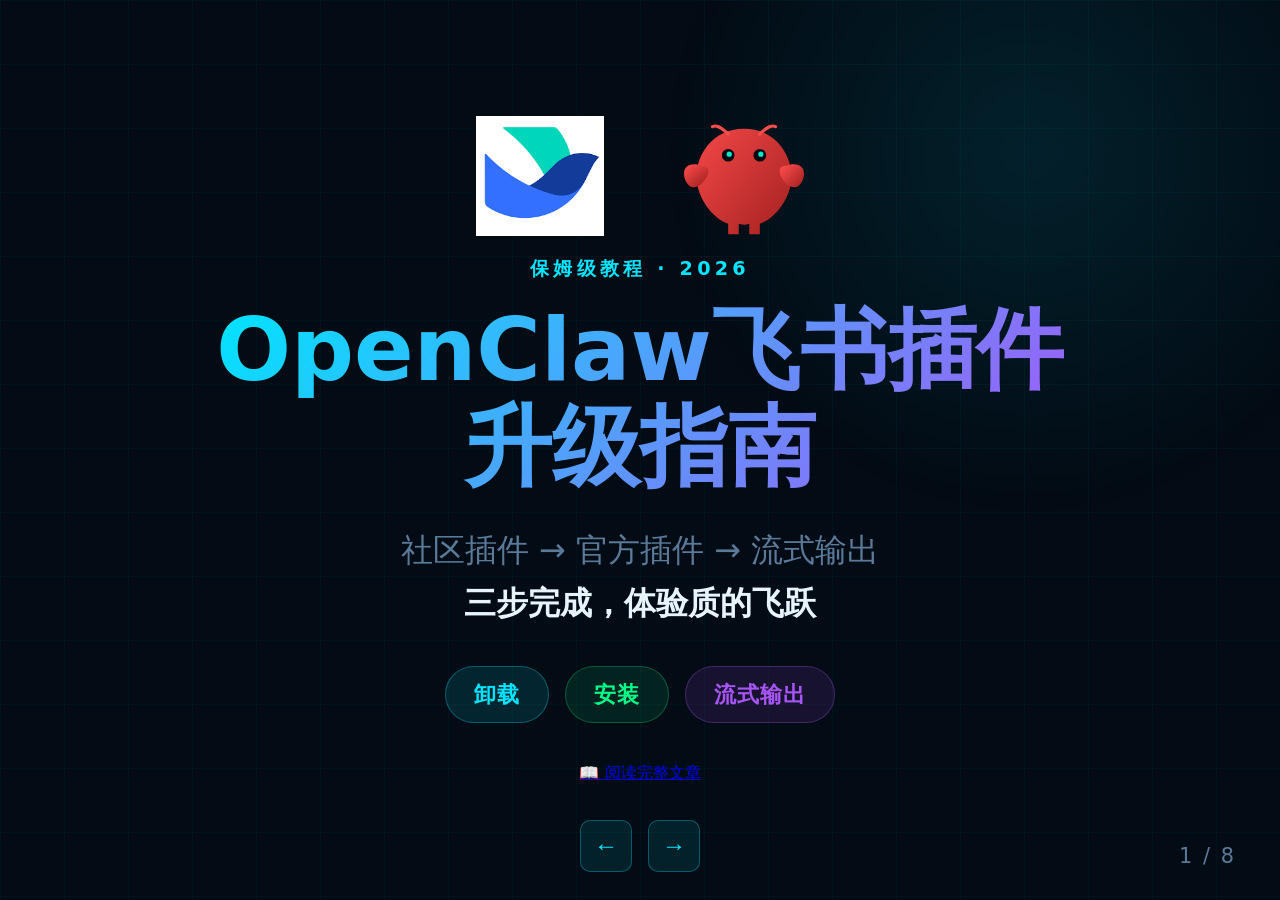
<file: openclaw-feishu-upgrade-ppt.html>
<!DOCTYPE html>
<html lang="zh-CN">
<head>
  <!-- Google tag (gtag.js) -->
  <script async src="https://www.googletagmanager.com/gtag/js?id=G-N4LQ8H4J9V"></script>
  <script>
    window.dataLayer = window.dataLayer || [];
    function gtag(){dataLayer.push(arguments);}
    gtag('js', new Date());

    gtag('config', 'G-N4LQ8H4J9V');
  </script>
  <meta charset="UTF-8">
  <meta name="viewport" content="width=device-width, initial-scale=1.0">
  <!-- Privacy-friendly analytics by Plausible -->
  <script async src="https://plausible.io/js/pa--IMHhhS9WCjJdVoleO51z.js"></script>
  <script>
    window.plausible=window.plausible||function(){(plausible.q=plausible.q||[]).push(arguments)},plausible.init=plausible.init||function(i){plausible.o=i||{}};
    plausible.init()
  </script>
  <title>OpenClaw飞书插件升级指南</title>
  <style>
    *, *::before, *::after { margin: 0; padding: 0; box-sizing: border-box; }

    :root {
      --cyan:   #00e5ff;
      --green:  #00ff88;
      --purple: #a855f7;
      --orange: #ff6b35;
      --yellow: #ffd60a;
      --bg:     #030b14;
      --bg2:    #071220;
      --text:   #e8f4fd;
      --muted:  #5a7a9a;
    }

    html, body {
      width: 100%; height: 100%;
      background: var(--bg);
      color: var(--text);
      font-family: 'Segoe UI', 'PingFang SC', 'Microsoft YaHei', system-ui, sans-serif;
      overflow: hidden;
    }

    body::before {
      content: '';
      position: fixed; inset: 0; z-index: 0;
      background-image:
        linear-gradient(rgba(0,229,255,.035) 1px, transparent 1px),
        linear-gradient(90deg, rgba(0,229,255,.035) 1px, transparent 1px);
      background-size: 64px 64px;
      pointer-events: none;
    }

    body::after {
      content: '';
      position: fixed;
      width: 800px; height: 800px;
      background: radial-gradient(circle, rgba(0,229,255,.10) 0%, transparent 65%);
      top: -250px; right: -150px;
      pointer-events: none; z-index: 0;
    }

    .deck { width: 100vw; height: 100vh; position: relative; z-index: 1; }

    .slide {
      position: absolute; inset: 0;
      display: none;
      flex-direction: column;
      justify-content: center;
      align-items: center;
      padding: 56px 120px;
      text-align: center;
      opacity: 0;
      transform: translateY(20px);
      transition: opacity .4s ease, transform .4s ease;
    }
    .slide.active {
      display: flex;
      opacity: 1;
      transform: translateY(0);
    }

    .pager {
      position: fixed;
      bottom: 32px; right: 44px;
      font-size: 1.3rem;
      color: var(--muted);
      letter-spacing: .1em;
      z-index: 10;
    }

    .nav {
      position: fixed;
      bottom: 28px;
      left: 50%;
      transform: translateX(-50%);
      display: flex; gap: 16px;
      z-index: 10;
    }
    .nav button {
      background: rgba(0,229,255,.10);
      border: 1px solid rgba(0,229,255,.30);
      color: var(--cyan);
      font-size: 1.5rem;
      width: 52px; height: 52px;
      border-radius: 10px;
      cursor: pointer;
      transition: background .2s;
    }
    .nav button:hover { background: rgba(0,229,255,.22); }

    .label {
      font-size: 1.2rem;
      letter-spacing: .22em;
      text-transform: uppercase;
      color: var(--cyan);
      font-weight: 600;
      margin-bottom: 20px;
    }

    h1 {
      font-size: 5.5rem;
      font-weight: 900;
      line-height: 1.1;
      background: linear-gradient(135deg, var(--cyan) 0%, var(--purple) 100%);
      -webkit-background-clip: text;
      -webkit-text-fill-color: transparent;
      background-clip: text;
      margin-bottom: 28px;
    }

    h2 {
      font-size: 3.5rem;
      font-weight: 800;
      color: var(--text);
      line-height: 1.2;
      margin-bottom: 40px;
    }
    h2 .c { color: var(--cyan); }
    h2 .g { color: var(--green); }
    h2 .y { color: var(--yellow); }

    .sub {
      font-size: 2rem;
      color: var(--muted);
      line-height: 1.65;
      max-width: 900px;
    }
    .sub strong { color: var(--text); }

    .steps {
      display: flex;
      flex-direction: column;
      gap: 24px;
      width: 100%;
      max-width: 900px;
      margin-top: 4px;
    }
    .step {
      display: flex;
      align-items: center;
      gap: 28px;
      background: rgba(255,255,255,.04);
      border: 1px solid rgba(0,229,255,.15);
      border-radius: 16px;
      padding: 28px 36px;
      text-align: left;
    }
    .step-num {
      font-size: 3rem;
      font-weight: 900;
      color: var(--cyan);
      min-width: 60px;
      text-align: center;
      line-height: 1;
    }
    .step-text {
      font-size: 2.1rem;
      font-weight: 700;
      color: var(--text);
    }
    .step-desc {
      font-size: 1.5rem;
      color: var(--muted);
      margin-top: 6px;
    }
    .step-code {
      font-size: 1.4rem;
      color: var(--green);
      background: rgba(0,255,136,.08);
      padding: 4px 12px;
      border-radius: 6px;
      margin-top: 8px;
      font-family: 'JetBrains Mono', monospace;
    }

    .compare-table {
      width: 100%;
      max-width: 1100px;
      border-collapse: separate;
      border-spacing: 0;
      font-size: 1.7rem;
      margin-top: 8px;
    }
    .compare-table th {
      padding: 18px 28px;
      font-size: 1.5rem;
      font-weight: 700;
      letter-spacing: .08em;
    }
    .compare-table th:first-child {
      color: var(--muted);
      text-align: left;
    }
    .compare-table th:last-child {
      color: var(--cyan);
      border-bottom: 2px solid rgba(0,229,255,.3);
    }
    .compare-table td {
      padding: 16px 28px;
      border-top: 1px solid rgba(255,255,255,.06);
    }
    .compare-table td:first-child {
      text-align: left;
      color: var(--muted);
      font-size: 1.6rem;
    }
    .compare-table td:last-child {
      color: var(--green);
      font-weight: 700;
      font-size: 1.75rem;
    }
    .compare-table td:nth-last-child(2) {
      color: var(--orange);
      font-weight: 500;
    }

    .cards {
      display: grid;
      grid-template-columns: 1fr 1fr 1fr;
      gap: 24px;
      width: 100%;
      max-width: 1100px;
      margin-top: 8px;
    }
    .card {
      background: rgba(255,255,255,.04);
      border: 1px solid rgba(0,229,255,.15);
      border-radius: 16px;
      padding: 36px 28px;
      position: relative;
      overflow: hidden;
      text-align: left;
    }
    .card::before {
      content: '';
      position: absolute; top: 0; left: 0; right: 0;
      height: 3px;
      background: linear-gradient(90deg, var(--cyan), var(--purple));
    }
    .card-icon {
      font-size: 3rem;
      margin-bottom: 16px;
    }
    .card-title {
      font-size: 2rem;
      font-weight: 800;
      color: var(--text);
      margin-bottom: 12px;
    }
    .card-body {
      font-size: 1.5rem;
      color: var(--muted);
      line-height: 1.6;
    }
    .card-body strong { color: var(--cyan); }

    .warning-box {
      background: rgba(255,107,53,.10);
      border: 1px solid rgba(255,107,53,.30);
      border-radius: 14px;
      padding: 24px 36px;
      max-width: 900px;
      margin-top: 8px;
      text-align: left;
    }
    .warning-box .warn-title {
      font-size: 1.8rem;
      font-weight: 700;
      color: var(--orange);
      margin-bottom: 12px;
    }
    .warning-box .warn-text {
      font-size: 1.6rem;
      color: var(--text);
      line-height: 1.6;
    }

    .tags {
      display: flex;
      gap: 16px;
      justify-content: center;
      flex-wrap: wrap;
      margin-top: 36px;
    }
    .tag {
      padding: 12px 28px;
      border-radius: 999px;
      font-size: 1.4rem;
      font-weight: 600;
      letter-spacing: .05em;
    }
    .tag-cyan  { background: rgba(0,229,255,.12); color: var(--cyan);   border: 1px solid rgba(0,229,255,.3); }
    .tag-green { background: rgba(0,255,136,.10); color: var(--green);  border: 1px solid rgba(0,255,136,.25); }
    .tag-purple{ background: rgba(168,85,247,.12);color: var(--purple); border: 1px solid rgba(168,85,247,.3); }

    .command-box {
      background: rgba(0,255,136,.06);
      border: 1px solid rgba(0,255,136,.20);
      border-radius: 14px;
      padding: 28px 40px;
      max-width: 900px;
      margin-top: 8px;
      text-align: left;
      width: 100%;
    }
    .command-line {
      font-size: 1.7rem;
      color: var(--green);
      font-family: 'JetBrains Mono', 'Consolas', monospace;
      margin-bottom: 16px;
      line-height: 1.5;
    }
    .command-line:last-child { margin-bottom: 0; }
    .command-comment {
      color: var(--muted);
      font-size: 1.4rem;
    }

    .quote {
      font-size: 2.4rem;
      font-weight: 700;
      color: var(--text);
      line-height: 1.7;
      max-width: 880px;
      border-left: 4px solid var(--cyan);
      padding-left: 36px;
      text-align: left;
    }
    .quote em { color: var(--cyan); font-style: normal; }

    .flow-arrow {
      display: flex;
      align-items: center;
      gap: 20px;
      margin: 32px 0;
    }
    .flow-item {
      background: rgba(0,229,255,.08);
      border: 1px solid rgba(0,229,255,.25);
      border-radius: 12px;
      padding: 18px 32px;
      font-size: 1.8rem;
      font-weight: 700;
      color: var(--cyan);
    }
    .flow-arrow-icon {
      font-size: 2.5rem;
      color: var(--muted);
    }
  </style>
</head>
<body>

<div class="deck">

  <!-- 第 1 页：封面 -->
  <div class="slide active">
    <div style="display:flex;justify-content:center;align-items:center;gap:80px;margin-bottom:20px;">
      <img src="assets/feishu.png" alt="飞书" style="height:120px;">
      <img src="assets/openclaw-color.svg" alt="OpenClaw" style="height:120px;">
    </div>
    <div class="label">保姆级教程 · 2026</div>
    <h1>OpenClaw飞书插件<br>升级指南</h1>
    <p class="sub">
      社区插件 → 官方插件 → 流式输出<br>
      <strong>三步完成，体验质的飞跃</strong>
    </p>
    <div class="tags">
      <span class="tag tag-cyan">卸载</span>
      <span class="tag tag-green">安装</span>
      <span class="tag tag-purple">流式输出</span>
    </div>
    <a href="https://mp.weixin.qq.com/s/eyK8nRA4dIGcXmBtBxbwXg" target="_blank" class="video-link" style="margin-top:40px">
      📖 阅读完整文章
    </a>
  </div>

  <!-- 第 2 页：为什么升级 -->
  <div class="slide">
    <div class="label">核心差异</div>
    <h2>为什么必须升级<span class="c">到官方插件</span></h2>
    <table class="compare-table">
      <thead>
        <tr>
          <th>对比维度</th>
          <th>社区版</th>
          <th>官方插件</th>
        </tr>
      </thead>
      <tbody>
        <tr>
          <td>维护主体</td>
          <td>社区/个人</td>
          <td>飞书官方团队</td>
        </tr>
        <tr>
          <td>权限能力</td>
          <td>仅基础IM消息</td>
          <td>OAuth读写文档/表格/日历</td>
        </tr>
        <tr>
          <td>流式输出</td>
          <td>体验卡顿</td>
          <td>边生成边展示，丝滑交互</td>
        </tr>
        <tr>
          <td>稳定性</td>
          <td>易崩溃</td>
          <td>官方维护，快速迭代</td>
        </tr>
      </tbody>
    </table>
  </div>

  <!-- 第 3 页：操作全流程 -->
  <div class="slide">
    <div class="label">三步曲</div>
    <h2>操作全流程<span class="g">，一步不落</span></h2>
    <div class="flow-arrow">
      <div class="flow-item">卸载社区版</div>
      <div class="flow-arrow-icon">→</div>
      <div class="flow-item">安装官方版</div>
      <div class="flow-arrow-icon">→</div>
      <div class="flow-item">配置流式输出</div>
    </div>
    <div class="warning-box">
      <div class="warn-title">⚠️ 重点提醒</div>
      <div class="warn-text">必须先<strong>彻底卸载社区版</strong>，再安装官方版，否则会出现插件冲突、授权失败</div>
    </div>
  </div>

  <!-- 第 4 页：第一步 - 卸载 -->
  <div class="slide">
    <div class="label">第一步</div>
    <h2>彻底卸载<span class="c">社区版插件</span></h2>
    <div class="steps">
      <div class="step">
        <div class="step-num">1</div>
        <div>
          <div class="step-text">备份配置文件</div>
          <div class="step-code">cp ~/.openclaw/openclaw.json ~/.openclaw/openclaw.json.mybak</div>
        </div>
      </div>
      <div class="step">
        <div class="step-num">2</div>
        <div>
          <div class="step-text">停止网关服务</div>
          <div class="step-code">openclaw gateway stop</div>
        </div>
      </div>
      <div class="step">
        <div class="step-num">3</div>
        <div>
          <div class="step-text">卸载插件主体</div>
          <div class="step-code">openclaw plugins disable feishu</div>
        </div>
      </div>
      <div class="step">
        <div class="step-num">4</div>
        <div>
          <div class="step-text">清理残留文件</div>
          <div class="step-code">rm -rf ~/.openclaw/extensions/feishu ~/.openclaw/feishu</div>
        </div>
      </div>
      <div class="step">
        <div class="step-num">5</div>
        <div>
          <div class="step-text">删除 feishu 配置</div>
          <div class="step-desc">手动删除 openclaw.json 中所有 feishu 相关配置</div>
        </div>
      </div>
    </div>
  </div>

  <!-- 第 5 页：第二步 - 安装 -->
  <div class="slide">
    <div class="label">第二步</div>
    <h2>安装<span class="g">飞书官方插件</span></h2>
    <div class="command-box" style="max-width: 800px">
      <div class="command-line">npx -y @larksuite/openclaw-lark install</div>
      <div class="command-comment" style="margin-top: 16px">扫码后自动配置权限，重启网关生效</div>
    </div>
    <p class="sub" style="margin-top: 36px">
      <strong>官方命令，安全可靠</strong><br>
      自动创建机器人，权限自动配置
    </p>
  </div>

  <!-- 第 6 页：第三步 - 流式输出 -->
  <div class="slide">
    <div class="label">第三步</div>
    <h2>配置<span class="c">流式输出</span></h2>
    <p class="sub" style="margin-bottom: 32px">官方插件默认未开启，手动配置仅需 <strong>3 条命令</strong></p>
    <div class="command-box">
      <div class="command-line">openclaw config set channels.feishu.streaming false</div>
      <div class="command-line">openclaw config set channels.feishu.footer.elapsed true <span class="command-comment">// 开启耗时</span></div>
      <div class="command-line">openclaw config set channels.feishu.footer.status true <span class="command-comment">// 开启状态展示</span></div>
    </div>
    <p class="sub" style="margin-top: 32px">
      <strong>重启网关：</strong><code style="color: var(--green); background: rgba(0,255,136,.08); padding: 4px 12px; border-radius: 6px;">openclaw gateway restart</code>
    </p>
  </div>

  <!-- 第 7 页：升级后的能力 -->
  <div class="slide">
    <div class="label">升级后</div>
    <h2>解锁<span class="g">飞书办公进阶场景</span></h2>
    <div class="cards">
      <div class="card">
        <div class="card-icon">📋</div>
        <div class="card-title">AI 会议纪要</div>
        <div class="card-body">
          会议结束后 AI 自动提取要点<br>
          <strong>生成结构化文档</strong><br>
          同步到飞书文档
        </div>
      </div>
      <div class="card">
        <div class="card-icon">📊</div>
        <div class="card-title">多维表格自动化</div>
        <div class="card-body">
          AI 批量处理表格数据<br>
          <strong>自动填充/筛选/统计</strong><br>
          减少手动操作
        </div>
      </div>
      <div class="card">
        <div class="card-icon">✅</div>
        <div class="card-title">任务自动管理</div>
        <div class="card-body">
          发送指令让 AI 创建任务<br>
          <strong>分配负责人/截止时间</strong><br>
          同步到团队日历
        </div>
      </div>
    </div>
  </div>

  <!-- 第 8 页：结语 -->
  <div class="slide">
    <div class="label">写在最后</div>
    <div class="quote">
      飞书官方插件的推出，是提升<br>
      <em>飞书 + AI 协作体验</em> 的关键一步<br><br>
      告别社区版痛点，享受官方级稳定性<br>
      <em>流式输出</em> 让交互体验直接拉满
    </div>
    <div class="tags" style="margin-top: 48px">
      <span class="tag tag-cyan">有问题欢迎留言交流</span>
      <span class="tag tag-green">觉得有用记得转发</span>
    </div>
    <a href="https://mp.weixin.qq.com/s/eyK8nRA4dIGcXmBtBxbwXg" target="_blank" class="video-link" style="margin-top:32px">
      📖 阅读完整文章
    </a>
  </div>

</div>

<div class="pager"><span id="cur">1</span> / <span id="tot"></span></div>
<div class="nav">
  <button id="prev" onclick="go(-1)">←</button>
  <button id="next" onclick="go(1)">→</button>
</div>

<script>
  const slides = document.querySelectorAll('.slide');
  let cur = 0;
  document.getElementById('tot').textContent = slides.length;

  function show(n) {
    slides[cur].classList.remove('active');
    cur = (n + slides.length) % slides.length;
    slides[cur].classList.add('active');
    document.getElementById('cur').textContent = cur + 1;
  }
  function go(d) { show(cur + d); }

  document.addEventListener('keydown', e => {
    if (e.key === 'ArrowRight' || e.key === 'ArrowDown') go(1);
    if (e.key === 'ArrowLeft'  || e.key === 'ArrowUp')   go(-1);
  });
</script>
</body>
</html>
</file>
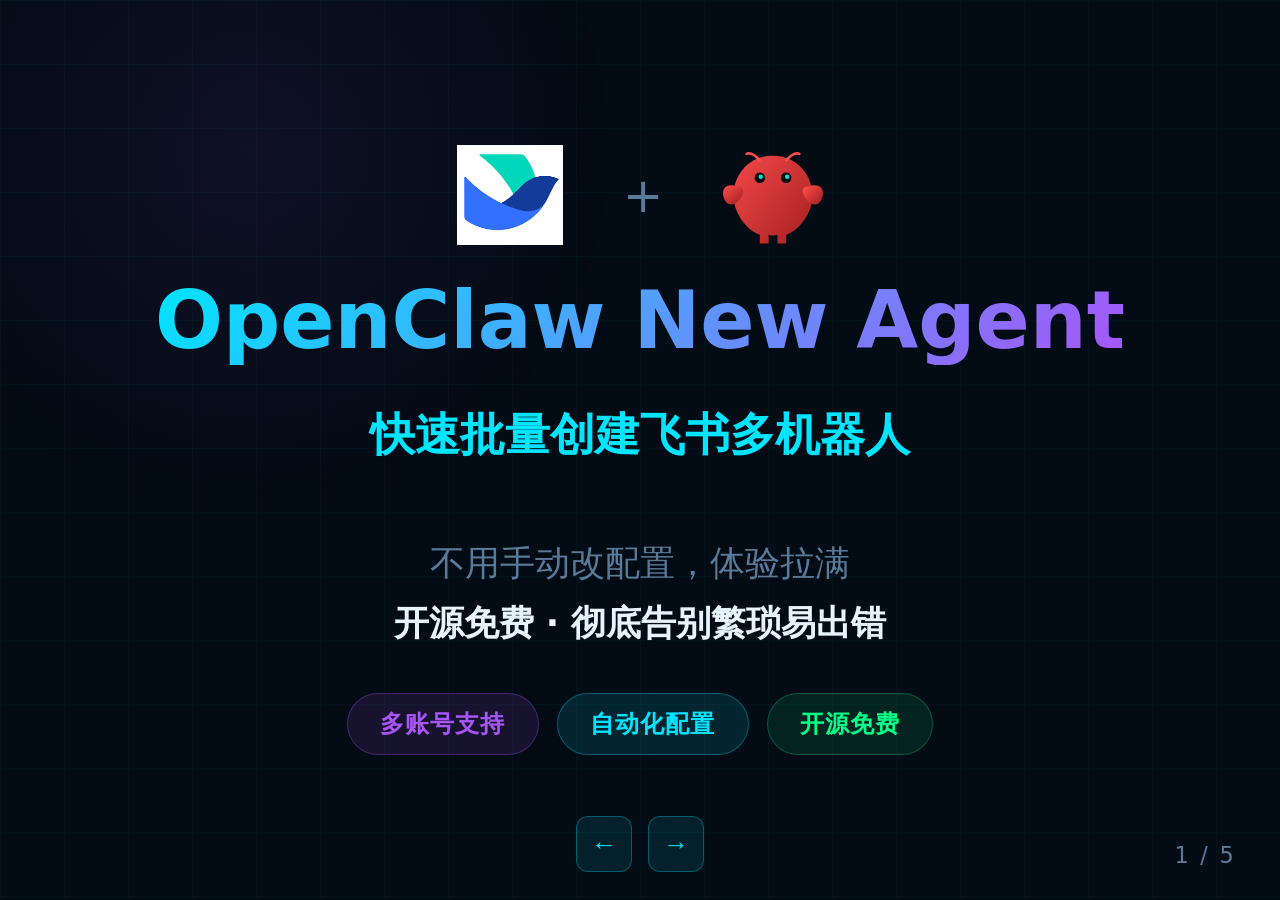
<file: openclaw-new-agent-ppt.html>
<!DOCTYPE html>
<html lang="zh-CN">
<head>
  <!-- Google tag (gtag.js) -->
  <script async src="https://www.googletagmanager.com/gtag/js?id=G-N4LQ8H4J9V"></script>
  <script>
    window.dataLayer = window.dataLayer || [];
    function gtag(){dataLayer.push(arguments);}
    gtag('js', new Date());

    gtag('config', 'G-N4LQ8H4J9V');
  </script>
  <meta charset="UTF-8">
  <meta name="viewport" content="width=device-width, initial-scale=1.0">
  <!-- Privacy-friendly analytics by Plausible -->
  <script async src="https://plausible.io/js/pa--IMHhhS9WCjJdVoleO51z.js"></script>
  <script>
    window.plausible=window.plausible||function(){(plausible.q=plausible.q||[]).push(arguments)},plausible.init=plausible.init||function(i){plausible.o=i||{}};
    plausible.init()
  </script>
  <title>OpenClaw New Agent - 快速批量创建飞书多机器人</title>
  <style>
    *, *::before, *::after { margin: 0; padding: 0; box-sizing: border-box; }

    :root {
      --cyan:   #00e5ff;
      --green:  #00ff88;
      --purple: #a855f7;
      --orange: #ff6b35;
      --red:    #ff4757;
      --bg:     #030b14;
      --bg2:    #071220;
      --text:   #e8f4fd;
      --muted:  #5a7a9a;
    }

    html, body {
      width: 100%; height: 100%;
      background: var(--bg);
      color: var(--text);
      font-family: 'Segoe UI', 'PingFang SC', 'Microsoft YaHei', system-ui, sans-serif;
      overflow: hidden;
    }

    body::before {
      content: '';
      position: fixed; inset: 0; z-index: 0;
      background-image:
        linear-gradient(rgba(0,229,255,.035) 1px, transparent 1px),
        linear-gradient(90deg, rgba(0,229,255,.035) 1px, transparent 1px);
      background-size: 64px 64px;
      pointer-events: none;
    }

    body::after {
      content: '';
      position: fixed;
      width: 800px; height: 800px;
      background: radial-gradient(circle, rgba(168,85,247,.08) 0%, transparent 65%);
      top: -250px; left: -150px;
      pointer-events: none; z-index: 0;
    }

    .deck { width: 100vw; height: 100vh; position: relative; z-index: 1; }

    .slide {
      position: absolute; inset: 0;
      display: none;
      flex-direction: column;
      justify-content: center;
      align-items: center;
      padding: 56px 120px;
      text-align: center;
      opacity: 0;
      transform: translateY(20px);
      transition: opacity .4s ease, transform .4s ease;
    }
    .slide.active {
      display: flex;
      opacity: 1;
      transform: translateY(0);
    }

    .pager {
      position: fixed;
      bottom: 32px; right: 44px;
      font-size: 1.4rem;
      color: var(--muted);
      letter-spacing: .1em;
      z-index: 10;
    }

    .nav {
      position: fixed;
      bottom: 28px;
      left: 50%;
      transform: translateX(-50%);
      display: flex; gap: 16px;
      z-index: 10;
    }
    .nav button {
      background: rgba(0,229,255,.10);
      border: 1px solid rgba(0,229,255,.30);
      color: var(--cyan);
      font-size: 1.6rem;
      width: 56px; height: 56px;
      border-radius: 12px;
      cursor: pointer;
      transition: background .2s;
    }
    .nav button:hover { background: rgba(0,229,255,.22); }

    .label {
      font-size: 1.4rem;
      letter-spacing: .22em;
      text-transform: uppercase;
      color: var(--cyan);
      font-weight: 600;
      margin-bottom: 24px;
    }

    h1 {
      font-size: 5rem;
      font-weight: 900;
      line-height: 1.1;
      background: linear-gradient(135deg, var(--cyan) 0%, var(--purple) 100%);
      -webkit-background-clip: text;
      -webkit-text-fill-color: transparent;
      background-clip: text;
      margin-bottom: 32px;
    }

    h2 {
      font-size: 3.6rem;
      font-weight: 800;
      color: var(--text);
      line-height: 1.2;
      margin-bottom: 44px;
    }
    h2 .c { color: var(--cyan); }
    h2 .g { color: var(--green); }
    h2 .p { color: var(--purple); }
    h2 .o { color: var(--orange); }

    .sub {
      font-size: 2.2rem;
      color: var(--muted);
      line-height: 1.7;
      max-width: 960px;
    }
    .sub strong { color: var(--text); }

    .cover-logos {
      display: flex;
      justify-content: center;
      align-items: center;
      gap: 60px;
      margin-bottom: 32px;
    }
    .cover-logos img {
      height: 100px;
    }
    .cover-logos .plus {
      font-size: 3rem;
      color: var(--muted);
    }

    .tags {
      display: flex;
      gap: 18px;
      justify-content: center;
      flex-wrap: wrap;
      margin-top: 40px;
    }
    .tag {
      padding: 14px 32px;
      border-radius: 999px;
      font-size: 1.5rem;
      font-weight: 600;
      letter-spacing: .05em;
    }
    .tag-cyan   { background: rgba(0,229,255,.12); color: var(--cyan);   border: 1px solid rgba(0,229,255,.3); }
    .tag-green  { background: rgba(0,255,136,.10); color: var(--green);  border: 1px solid rgba(0,255,136,.25); }
    .tag-purple { background: rgba(168,85,247,.12);color: var(--purple); border: 1px solid rgba(168,85,247,.3); }
    .tag-orange { background: rgba(255,107,53,.10);color: var(--orange); border: 1px solid rgba(255,107,53,.25); }
    .tag-red    { background: rgba(255,71,87,.12); color: var(--red);    border: 1px solid rgba(255,71,87,.3); }

    .pain-point {
      display: flex;
      flex-direction: column;
      gap: 24px;
      width: 100%;
      max-width: 900px;
      margin-top: 8px;
    }
    .pain-item {
      display: flex;
      align-items: center;
      gap: 24px;
      background: rgba(255,71,87,.08);
      border: 1px solid rgba(255,71,87,.25);
      border-radius: 16px;
      padding: 28px 36px;
      text-align: left;
    }
    .pain-icon {
      font-size: 2.8rem;
      min-width: 48px;
    }
    .pain-text {
      font-size: 2rem;
      font-weight: 700;
      color: var(--red);
    }
    .pain-desc {
      font-size: 1.5rem;
      color: var(--muted);
      margin-top: 6px;
    }

    .solution-box {
      background: rgba(0,255,136,.06);
      border: 1px solid rgba(0,255,136,.25);
      border-radius: 20px;
      padding: 48px 56px;
      max-width: 1000px;
      margin-top: 16px;
      text-align: left;
    }
    .solution-title {
      font-size: 2.8rem;
      font-weight: 800;
      color: var(--green);
      margin-bottom: 24px;
      text-align: center;
    }
    .solution-features {
      display: grid;
      grid-template-columns: 1fr 1fr;
      gap: 24px;
    }
    .solution-feature {
      display: flex;
      align-items: center;
      gap: 16px;
      font-size: 1.8rem;
      color: var(--text);
    }
    .solution-feature .icon {
      font-size: 2rem;
      color: var(--green);
    }

    .steps-img {
      width: 100%;
      max-width: 1100px;
      margin-top: 16px;
      border-radius: 16px;
      border: 2px solid rgba(0,229,255,.2);
      box-shadow: 0 8px 32px rgba(0,0,0,.4);
    }

    .highlight-box {
      background: rgba(0,229,255,.08);
      border: 1px solid rgba(0,229,255,.30);
      border-radius: 16px;
      padding: 32px 48px;
      max-width: 900px;
      margin-top: 24px;
      text-align: left;
    }
    .highlight-box .text {
      font-size: 2.4rem;
      font-weight: 700;
      color: var(--cyan);
      text-align: center;
    }

    .flow-arrow {
      display: flex;
      align-items: center;
      gap: 20px;
      margin: 36px 0;
    }
    .flow-item {
      background: rgba(168,85,247,.10);
      border: 1px solid rgba(168,85,247,.30);
      border-radius: 14px;
      padding: 20px 32px;
      font-size: 1.7rem;
      font-weight: 700;
      color: var(--purple);
    }
    .flow-arrow-icon {
      font-size: 2.4rem;
      color: var(--muted);
    }

    .get-box {
      background: rgba(255,255,255,.04);
      border: 1px solid rgba(255,255,255,.12);
      border-radius: 20px;
      padding: 48px 56px;
      max-width: 900px;
      margin-top: 24px;
      text-align: left;
    }
    .get-title {
      font-size: 2.4rem;
      font-weight: 800;
      color: var(--text);
      margin-bottom: 32px;
      text-align: center;
    }
    .get-method {
      display: flex;
      align-items: flex-start;
      gap: 20px;
      margin-bottom: 28px;
    }
    .get-method .num {
      font-size: 2.4rem;
      font-weight: 900;
      color: var(--cyan);
      min-width: 48px;
    }
    .get-method .content {
      font-size: 1.8rem;
      color: var(--text);
      line-height: 1.6;
    }
    .get-method .content .link {
      color: var(--green);
      font-weight: 700;
    }

    .github-link {
      display: inline-flex;
      align-items: center;
      gap: 12px;
      margin-top: 32px;
      padding: 18px 36px;
      background: rgba(255,255,255,.06);
      border: 1px solid rgba(255,255,255,.15);
      border-radius: 12px;
      color: var(--text);
      font-size: 1.6rem;
      text-decoration: none;
      transition: background .2s;
    }
    .github-link:hover {
      background: rgba(255,255,255,.10);
    }

    .section-num {
      position: absolute;
      top: 40px;
      left: 60px;
      font-size: 1.2rem;
      color: var(--muted);
      letter-spacing: .1em;
    }

    .big-text {
      font-size: 3.2rem;
      font-weight: 800;
      color: var(--text);
      line-height: 1.4;
      max-width: 1000px;
    }
    .big-text .highlight {
      color: var(--cyan);
    }

    .cta-box {
      background: linear-gradient(135deg, rgba(168,85,247,.20) 0%, rgba(0,229,255,.20) 100%);
      border: 2px solid rgba(168,85,247,.40);
      border-radius: 20px;
      padding: 48px 64px;
      max-width: 900px;
      margin-top: 32px;
      text-align: center;
    }
    .cta-box .title {
      font-size: 3rem;
      font-weight: 900;
      color: var(--text);
      margin-bottom: 16px;
    }
    .cta-box .desc {
      font-size: 2rem;
      color: var(--muted);
    }
    .cta-box .desc strong {
      color: var(--green);
    }

    .install-box {
      background: rgba(0,229,255,.06);
      border: 1px solid rgba(0,229,255,.25);
      border-radius: 20px;
      padding: 40px 48px;
      max-width: 860px;
      margin-top: 20px;
      text-align: left;
    }
    .install-method {
      margin-bottom: 32px;
    }
    .install-method:last-child {
      margin-bottom: 0;
    }
    .install-title {
      display: flex;
      align-items: center;
      gap: 12px;
      font-size: 1.9rem;
      font-weight: 800;
      color: var(--text);
      margin-bottom: 16px;
    }
    .install-title .badge {
      background: rgba(0,255,136,.15);
      color: var(--green);
      border: 1px solid rgba(0,255,136,.3);
      padding: 4px 14px;
      border-radius: 999px;
      font-size: 1.2rem;
      font-weight: 700;
    }
    .install-code {
      background: rgba(0,0,0,.4);
      border: 1px solid rgba(0,229,255,.2);
      border-radius: 10px;
      padding: 18px 24px;
      font-family: 'JetBrains Mono', 'Fira Code', 'Consolas', monospace;
      font-size: 1.5rem;
      color: var(--cyan);
      line-height: 1.6;
    }
    .install-note {
      font-size: 1.3rem;
      color: var(--muted);
      margin-top: 10px;
      line-height: 1.5;
    }
  </style>
</head>
<body>

<div class="deck">

  <!-- 第 1 页：封面 -->
  <div class="slide active">
    <div class="cover-logos">
      <img src="feishu.png" alt="飞书">
      <span class="plus">+</span>
      <img src="openclaw-color.svg" alt="OpenClaw">
    </div>
    <h1>OpenClaw New Agent</h1>
    <p class="sub">
      <strong style="color: var(--cyan); font-size: 2.8rem;">快速批量创建飞书多机器人</strong><br><br>
      不用手动改配置，体验拉满<br>
      <strong>开源免费 · 彻底告别繁琐易出错</strong>
    </p>
    <div class="tags">
      <span class="tag tag-purple">多账号支持</span>
      <span class="tag tag-cyan">自动化配置</span>
      <span class="tag tag-green">开源免费</span>
    </div>
</div>

  <!-- 第 2 页：痛点 -->
  <div class="slide">
    <div class="label">问题背景</div>
    <h2>手动配置飞书机器人<span class="o"> 繁琐易出错</span></h2>
    <div class="pain-point">
      <div class="pain-item">
        <span class="pain-icon">😫</span>
        <div>
          <div class="pain-text">配置文件复杂</div>
          <div class="pain-desc">JSON 格式、手动修改，一不小心就格式错误</div>
        </div>
      </div>
      <div class="pain-item">
        <span class="pain-icon">😓</span>
        <div>
          <div class="pain-text">多账号管理混乱</div>
          <div class="pain-desc">每次新建机器人都要重新改配置，容易覆盖已有配置</div>
        </div>
      </div>
      <div class="pain-item">
        <span class="pain-icon">😱</span>
        <div>
          <div class="pain-text">操作不可逆</div>
          <div class="pain-desc">改错了不知道如何回滚，甚至丢失原有配置</div>
        </div>
      </div>
    </div>
  </div>

  <!-- 第 3 页：解决方案 -->
  <div class="slide">
    <div class="label">解决方案</div>
    <h2>安装 Skills 后<span class="g"> 发消息给机器人</span></h2>
    <p class="sub" style="max-width: 800px;">
      <strong style="color: var(--cyan); font-size: 2.8rem;">跟机器人发消息，就能引导你配置新的机器人</strong><br><br>
      <span style="color: var(--text);">体验拉满 · 零门槛 · 自动化</span>
    </p>
    <div class="solution-box">
      <div class="solution-title">✨ New Agent Skills 能做什么</div>
      <div class="solution-features">
        <div class="solution-feature">
          <span class="icon">✅</span>
          <span>自动收集配置信息</span>
        </div>
        <div class="solution-feature">
          <span class="icon">✅</span>
          <span>自动备份原有配置</span>
        </div>
        <div class="solution-feature">
          <span class="icon">✅</span>
          <span>自动创建独立工作区</span>
        </div>
        <div class="solution-feature">
          <span class="icon">✅</span>
          <span>自动写入配置文件</span>
        </div>
        <div class="solution-feature">
          <span class="icon">✅</span>
          <span>自动验证部署结果</span>
        </div>
        <div class="solution-feature">
          <span class="icon">✅</span>
          <span>全程提示引导</span>
        </div>
      </div>
    </div>
  </div>

  <!-- 第 4 页：操作流程 -->
  <div class="slide">
    <div class="label">操作流程</div>
    <h2>五步完成<span class="p"> 新机器人创建</span></h2>
    <div class="flow-arrow">
      <div class="flow-item">发消息</div>
      <div class="flow-arrow-icon">→</div>
      <div class="flow-item">收集配置</div>
      <div class="flow-arrow-icon">→</div>
      <div class="flow-item">自动备份</div>
      <div class="flow-arrow-icon">→</div>
      <div class="flow-item">创建工作区</div>
      <div class="flow-arrow-icon">→</div>
      <div class="flow-item">验证完成</div>
    </div>
    <p class="sub" style="margin-top: 32px;">
      <strong>跟着提示走，就能完成</strong><br>
      不需要记忆任何命令
    </p>
    <a href="https://github.com/itzhouq/openclaw-new-agent" target="_blank" class="github-link" style="margin-top: 32px;">
      <svg width="24" height="24" viewBox="0 0 24 24" fill="currentColor"><path d="M12 0C5.37 0 0 5.37 0 12c0 5.31 3.435 9.795 8.205 11.385.6.105.825-.255.825-.57 0-.285-.015-1.23-.015-2.235-3.015.555-3.795-.735-4.035-1.41-.135-.345-.72-1.41-1.23-1.695-.42-.225-1.02-.78-.015-.795.945-.015 1.62.87 1.845 1.23 1.08 1.815 2.805 1.305 3.495.99.105-.78.42-1.305.765-1.605-2.67-.3-5.46-1.335-5.46-5.925 0-1.305.465-2.385 1.23-3.225-.12-.3-.54-1.53.12-3.18 0 0 1.005-.315 3.3 1.23.96-.27 1.98-.405 3-.405s2.04.135 3 .405c2.295-1.56 3.3-1.23 3.3-1.23.66 1.65.24 2.88.12 3.18.765.84 1.23 1.905 1.23 3.225 0 4.605-2.805 5.625-5.475 5.925.435.375.81 1.095.81 2.22 0 1.605-.015 2.895-.015 3.3 0 .315.225.69.825.57A12.02 12.02 0 0 0 24 12c0-6.63-5.37-12-12-12z"/></svg>
      github.com/itzhouq/openclaw-new-agent
    </a>
  </div>

  <!-- 第 5 页：获取方式 -->
  <div class="slide" style="padding-top: 36px;">
    <div class="label">获取方式</div>
    <h2 style="font-size: 2.8rem; margin-bottom: 20px;">如何<span class="g"> 获得这个 Skills</span></h2>
    <div class="install-box">
      <div class="install-method">
        <div class="install-title">
          <span class="badge">推荐</span>
          <span>方式一：clawhub 安装</span>
        </div>
        <div class="install-code">npx clawhub@latest install openclaw-new-agent</div>
        <div class="install-note">安装到 ~/.openclaw/workspace/skills</div>
      </div>
      <div class="install-method">
        <div class="install-title">
          <span>方式二：手动下载</span>
        </div>
        <div class="install-code">git clone https://github.com/itzhouq/openclaw-new-agent.git</div>
        <div class="install-note">或直接从 GitHub 下载 SKILL.md，手动放入 ~/.openclaw/openclaw/skills/ 目录</div>
      </div>
    </div>
    <a href="https://github.com/itzhouq/openclaw-new-agent" target="_blank" class="github-link" style="margin-top: 24px;">
      <svg width="20" height="20" viewBox="0 0 24 24" fill="currentColor"><path d="M12 0C5.37 0 0 5.37 0 12c0 5.31 3.435 9.795 8.205 11.385.6.105.825-.255.825-.57 0-.285-.015-1.23-.015-2.235-3.015.555-3.795-.735-4.035-1.41-.135-.345-.72-1.41-1.23-1.695-.42-.225-1.02-.78-.015-.795.945-.015 1.62.87 1.845 1.23 1.08 1.815 2.805 1.305 3.495.99.105-.78.42-1.305.765-1.605-2.67-.3-5.46-1.335-5.46-5.925 0-1.305.465-2.385 1.23-3.225-.12-.3-.54-1.53.12-3.18 0 0 1.005-.315 3.3 1.23.96-.27 1.98-.405 3-.405s2.04.135 3 .405c2.295-1.56 3.3-1.23 3.3-1.23.66 1.65.24 2.88.12 3.18.765.84 1.23 1.905 1.23 3.225 0 4.605-2.805 5.625-5.475 5.925.435.375.81 1.095.81 2.22 0 1.605-.015 2.895-.015 3.3 0 .315.225.69.825.57A12.02 12.02 0 0 0 24 12c0-6.63-5.37-12-12-12z"/></svg>
      github.com/itzhouq/openclaw-new-agent
    </a>
  </div>

</div>

<div class="pager"><span id="cur">1</span> / <span id="tot"></span></div>
<div class="nav">
  <button id="prev" onclick="go(-1)">←</button>
  <button id="next" onclick="go(1)">→</button>
</div>

<script>
  const slides = document.querySelectorAll('.slide');
  let cur = 0;
  document.getElementById('tot').textContent = slides.length;

  function show(n) {
    slides[cur].classList.remove('active');
    cur = (n + slides.length) % slides.length;
    slides[cur].classList.add('active');
    document.getElementById('cur').textContent = cur + 1;
  }
  function go(d) { show(cur + d); }

  document.addEventListener('keydown', e => {
    if (e.key === 'ArrowRight' || e.key === 'ArrowDown') go(1);
    if (e.key === 'ArrowLeft'  || e.key === 'ArrowUp')   go(-1);
  });
</script>
</body>
</html>
</file>
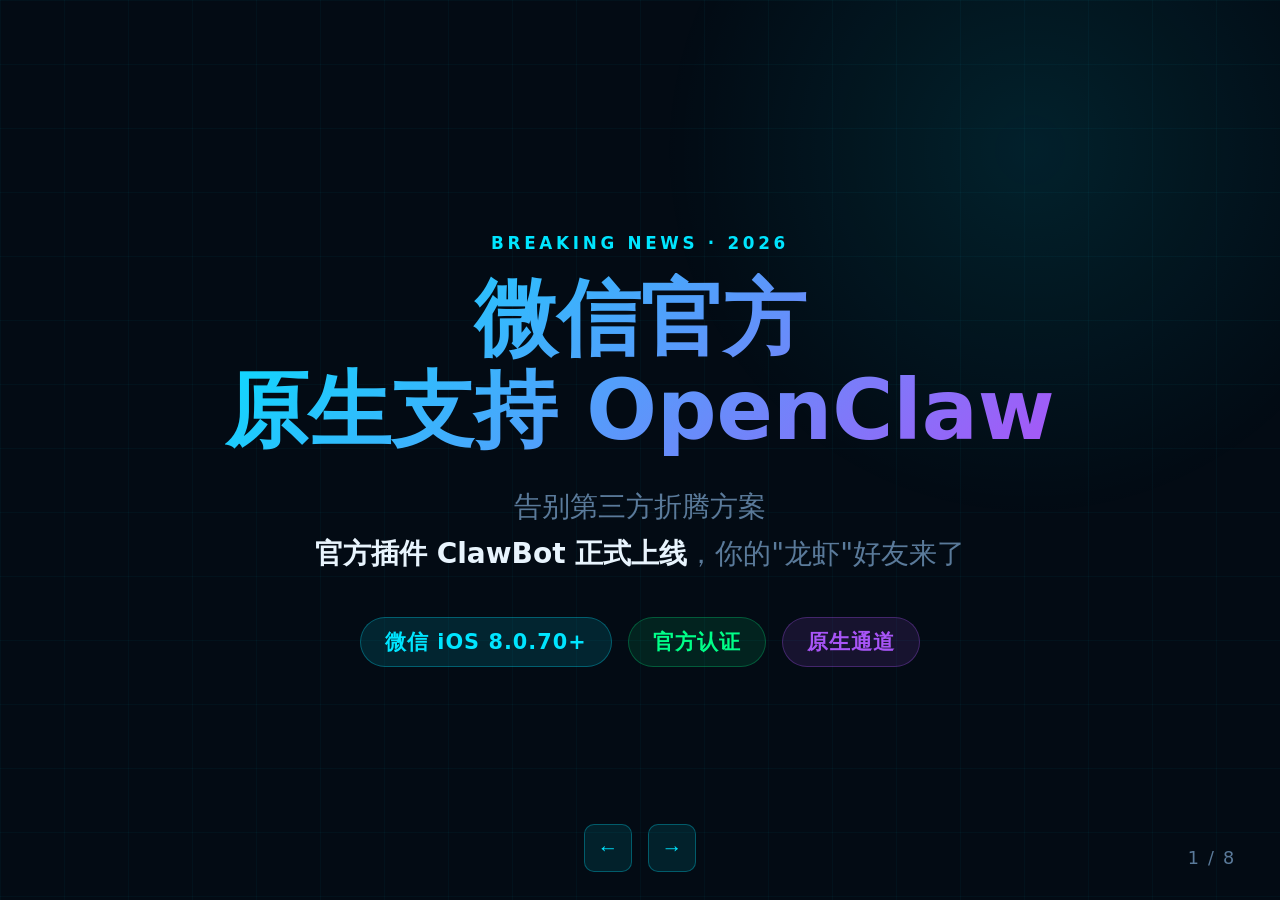
<file: openclaw-wechat-ppt.html>
<!DOCTYPE html>
<html lang="zh-CN">
<head>
  <!-- Google tag (gtag.js) -->
  <script async src="https://www.googletagmanager.com/gtag/js?id=G-N4LQ8H4J9V"></script>
  <script>
    window.dataLayer = window.dataLayer || [];
    function gtag(){dataLayer.push(arguments);}
    gtag('js', new Date());

    gtag('config', 'G-N4LQ8H4J9V');
  </script>
  <meta charset="UTF-8">
  <meta name="viewport" content="width=device-width, initial-scale=1.0">
  <!-- Privacy-friendly analytics by Plausible -->
  <script async src="https://plausible.io/js/pa--IMHhhS9WCjJdVoleO51z.js"></script>
  <script>
    window.plausible=window.plausible||function(){(plausible.q=plausible.q||[]).push(arguments)},plausible.init=plausible.init||function(i){plausible.o=i||{}};
    plausible.init()
  </script>
  <title>微信官方原生支持 OpenClaw</title>
  <style>
    *, *::before, *::after { margin: 0; padding: 0; box-sizing: border-box; }

    :root {
      --cyan:   #00e5ff;
      --green:  #00ff88;
      --purple: #a855f7;
      --orange: #ff6b35;
      --yellow: #ffd60a;
      --bg:     #030b14;
      --bg2:    #071220;
      --text:   #e8f4fd;
      --muted:  #5a7a9a;
    }

    html, body {
      width: 100%; height: 100%;
      background: var(--bg);
      color: var(--text);
      font-family: 'Segoe UI', 'PingFang SC', 'Microsoft YaHei', system-ui, sans-serif;
      overflow: hidden;
    }

    /* 网格背景 */
    body::before {
      content: '';
      position: fixed; inset: 0; z-index: 0;
      background-image:
        linear-gradient(rgba(0,229,255,.035) 1px, transparent 1px),
        linear-gradient(90deg, rgba(0,229,255,.035) 1px, transparent 1px);
      background-size: 64px 64px;
      pointer-events: none;
    }

    /* 光晕 */
    body::after {
      content: '';
      position: fixed;
      width: 800px; height: 800px;
      background: radial-gradient(circle, rgba(0,229,255,.10) 0%, transparent 65%);
      top: -250px; right: -150px;
      pointer-events: none; z-index: 0;
    }

    .deck { width: 100vw; height: 100vh; position: relative; z-index: 1; }

    /* 幻灯片 */
    .slide {
      position: absolute; inset: 0;
      display: none;
      flex-direction: column;
      justify-content: center;
      align-items: center;
      padding: 56px 120px;
      text-align: center;
      opacity: 0;
      transform: translateY(20px);
      transition: opacity .4s ease, transform .4s ease;
    }
    .slide.active {
      display: flex;
      opacity: 1;
      transform: translateY(0);
    }

    /* 页码 */
    .pager {
      position: fixed;
      bottom: 32px; right: 44px;
      font-size: 1.1rem;
      color: var(--muted);
      letter-spacing: .1em;
      z-index: 10;
    }

    /* 导航按钮 */
    .nav {
      position: fixed;
      bottom: 28px;
      left: 50%;
      transform: translateX(-50%);
      display: flex; gap: 16px;
      z-index: 10;
    }
    .nav button {
      background: rgba(0,229,255,.10);
      border: 1px solid rgba(0,229,255,.30);
      color: var(--cyan);
      font-size: 1.3rem;
      width: 48px; height: 48px;
      border-radius: 10px;
      cursor: pointer;
      transition: background .2s;
    }
    .nav button:hover { background: rgba(0,229,255,.22); }

    /* 标签 */
    .label {
      font-size: 1.05rem;
      letter-spacing: .22em;
      text-transform: uppercase;
      color: var(--cyan);
      font-weight: 600;
      margin-bottom: 20px;
    }

    /* 主标题 */
    h1 {
      font-size: 5.2rem;
      font-weight: 900;
      line-height: 1.1;
      background: linear-gradient(135deg, var(--cyan) 0%, var(--purple) 100%);
      -webkit-background-clip: text;
      -webkit-text-fill-color: transparent;
      background-clip: text;
      margin-bottom: 28px;
    }

    /* 副标题 */
    h2 {
      font-size: 3.2rem;
      font-weight: 800;
      color: var(--text);
      line-height: 1.2;
      margin-bottom: 36px;
    }
    h2 .c { color: var(--cyan); }
    h2 .g { color: var(--green); }
    h2 .y { color: var(--yellow); }

    .sub {
      font-size: 1.75rem;
      color: var(--muted);
      line-height: 1.65;
      max-width: 860px;
    }
    .sub strong { color: var(--text); }

    /* 步骤列表 */
    .steps {
      display: flex;
      flex-direction: column;
      gap: 24px;
      width: 100%;
      max-width: 780px;
      margin-top: 4px;
    }
    .step {
      display: flex;
      align-items: center;
      gap: 28px;
      background: rgba(255,255,255,.04);
      border: 1px solid rgba(0,229,255,.15);
      border-radius: 16px;
      padding: 28px 36px;
      text-align: left;
    }
    .step-num {
      font-size: 2.8rem;
      font-weight: 900;
      color: var(--cyan);
      min-width: 60px;
      text-align: center;
      line-height: 1;
    }
    .step-text {
      font-size: 1.9rem;
      font-weight: 700;
      color: var(--text);
    }
    .step-desc {
      font-size: 1.35rem;
      color: var(--muted);
      margin-top: 6px;
    }

    /* 对比表格 */
    .compare-table {
      width: 100%;
      max-width: 980px;
      border-collapse: separate;
      border-spacing: 0;
      font-size: 1.6rem;
      margin-top: 8px;
    }
    .compare-table th {
      padding: 18px 32px;
      font-size: 1.4rem;
      font-weight: 700;
      letter-spacing: .08em;
    }
    .compare-table th:first-child {
      color: var(--muted);
      text-align: left;
    }
    .compare-table th:last-child {
      color: var(--cyan);
      border-bottom: 2px solid rgba(0,229,255,.3);
    }
    .compare-table td {
      padding: 18px 32px;
      border-top: 1px solid rgba(255,255,255,.06);
    }
    .compare-table td:first-child {
      text-align: left;
      color: var(--muted);
      font-size: 1.5rem;
    }
    .compare-table td:last-child {
      color: var(--green);
      font-weight: 700;
      font-size: 1.65rem;
    }

    /* 场景卡片 */
    .cards {
      display: grid;
      grid-template-columns: 1fr 1fr 1fr;
      gap: 22px;
      width: 100%;
      max-width: 1060px;
      margin-top: 8px;
    }
    .card {
      background: rgba(255,255,255,.04);
      border: 1px solid rgba(0,229,255,.15);
      border-radius: 16px;
      padding: 32px 28px;
      position: relative;
      overflow: hidden;
    }
    .card::before {
      content: '';
      position: absolute; top: 0; left: 0; right: 0;
      height: 3px;
      background: linear-gradient(90deg, var(--cyan), var(--purple));
    }
    .card-icon {
      font-size: 2.8rem;
      margin-bottom: 16px;
    }
    .card-title {
      font-size: 1.75rem;
      font-weight: 800;
      color: var(--text);
      margin-bottom: 12px;
    }
    .card-body {
      font-size: 1.35rem;
      color: var(--muted);
      line-height: 1.6;
    }
    .card-body strong { color: var(--cyan); }

    /* 产品列表 */
    .products {
      display: grid;
      grid-template-columns: 1fr 1fr;
      gap: 20px;
      width: 100%;
      max-width: 980px;
      margin-top: 8px;
    }
    .product {
      background: rgba(255,255,255,.04);
      border: 1px solid rgba(168,85,247,.2);
      border-radius: 14px;
      padding: 28px 32px;
      text-align: left;
    }
    .product-name {
      font-size: 1.9rem;
      font-weight: 800;
      color: var(--purple);
      margin-bottom: 8px;
    }
    .product-desc {
      font-size: 1.35rem;
      color: var(--muted);
      line-height: 1.55;
    }

    /* 信号列表 */
    .signals {
      display: flex;
      flex-direction: column;
      gap: 20px;
      width: 100%;
      max-width: 860px;
      margin-top: 8px;
    }
    .signal {
      background: rgba(255,255,255,.04);
      border: 1px solid rgba(0,255,136,.15);
      border-radius: 14px;
      padding: 26px 36px;
      text-align: left;
      display: flex;
      align-items: center;
      gap: 24px;
    }
    .signal-num {
      font-size: 2.2rem;
      font-weight: 900;
      color: var(--green);
      min-width: 50px;
      text-align: center;
    }
    .signal-text {
      font-size: 1.65rem;
      color: var(--text);
      line-height: 1.45;
    }
    .signal-text span { color: var(--green); font-weight: 700; }

    /* 标签行 */
    .tags {
      display: flex;
      gap: 16px;
      justify-content: center;
      flex-wrap: wrap;
      margin-top: 32px;
    }
    .tag {
      padding: 10px 24px;
      border-radius: 999px;
      font-size: 1.3rem;
      font-weight: 600;
      letter-spacing: .05em;
    }
    .tag-cyan  { background: rgba(0,229,255,.12); color: var(--cyan);   border: 1px solid rgba(0,229,255,.3); }
    .tag-green { background: rgba(0,255,136,.10); color: var(--green);  border: 1px solid rgba(0,255,136,.25); }
    .tag-purple{ background: rgba(168,85,247,.12);color: var(--purple); border: 1px solid rgba(168,85,247,.3); }

    /* 视频号链接按钮 */
    .video-link {
      display: inline-flex;
      align-items: center;
      gap: 12px;
      margin-top: 36px;
      padding: 16px 36px;
      background: linear-gradient(135deg, rgba(0,229,255,.12), rgba(168,85,247,.12));
      border: 1px solid rgba(0,229,255,.35);
      border-radius: 14px;
      color: var(--cyan);
      font-size: 1.5rem;
      font-weight: 700;
      text-decoration: none;
      letter-spacing: .04em;
      transition: background .2s, border-color .2s, transform .15s;
    }
    .video-link:hover {
      background: linear-gradient(135deg, rgba(0,229,255,.22), rgba(168,85,247,.22));
      border-color: rgba(0,229,255,.65);
      transform: translateY(-2px);
    }
    .video-link .icon { font-size: 1.8rem; }

    /* 大数字高亮 */
    .big-stat {
      font-size: 7rem;
      font-weight: 900;
      line-height: 1;
      background: linear-gradient(135deg, var(--yellow) 0%, var(--orange) 100%);
      -webkit-background-clip: text;
      -webkit-text-fill-color: transparent;
      background-clip: text;
      margin-bottom: 12px;
    }

    /* 结尾引用 */
    .quote {
      font-size: 2.2rem;
      font-weight: 700;
      color: var(--text);
      line-height: 1.6;
      max-width: 780px;
      border-left: 4px solid var(--cyan);
      padding-left: 32px;
      text-align: left;
    }
    .quote em { color: var(--cyan); font-style: normal; }
  </style>
</head>
<body>

<div class="deck">

  <!-- 第 1 页：封面 -->
  <div class="slide active">
    <div class="label">Breaking News · 2026</div>
    <h1>微信官方<br>原生支持 OpenClaw</h1>
    <p class="sub">
      告别第三方折腾方案<br>
      <strong>官方插件 ClawBot 正式上线</strong>，你的"龙虾"好友来了
    </p>
    <div class="tags" style="margin-top:40px">
      <span class="tag tag-cyan">微信 iOS 8.0.70+</span>
      <span class="tag tag-green">官方认证</span>
      <span class="tag tag-purple">原生通道</span>
    </div>
  </div>

  <!-- 第 2 页：三步接入 -->
  <div class="slide">
    <div class="label">极简上手</div>
    <h2>三步完成接入<span class="c">，不到 5 分钟</span></h2>
    <div class="steps">
      <div class="step">
        <div class="step-num">01</div>
        <div>
          <div class="step-text">更新微信</div>
          <div class="step-desc">确保版本 iOS 8.0.70 及以上</div>
        </div>
      </div>
      <div class="step">
        <div class="step-num">02</div>
        <div>
          <div class="step-text">复制命令 / 扫码</div>
          <div class="step-desc">一行指令或扫描二维码直连</div>
        </div>
      </div>
      <div class="step">
        <div class="step-num">03</div>
        <div>
          <div class="step-text">连接你的 OpenClaw</div>
          <div class="step-desc">搞定！通讯录里多了一个 AI 好友</div>
        </div>
      </div>
    </div>
  </div>

  <!-- 第 3 页：对比表 -->
  <div class="slide">
    <div class="label">官方 vs 野路子</div>
    <h2>这次<span class="c">官方下场</span>，彻底不同</h2>
    <table class="compare-table">
      <thead>
        <tr>
          <th>痛点</th>
          <th>微信官方 ClawBot</th>
        </tr>
      </thead>
      <tbody>
        <tr>
          <td>担心封号风险</td>
          <td>✅ 官方认证，安心用</td>
        </tr>
        <tr>
          <td>配置复杂劝退</td>
          <td>✅ 一行命令，秒连</td>
        </tr>
        <tr>
          <td>消息延迟感人</td>
          <td>✅ 原生通道，即时响应</td>
        </tr>
        <tr>
          <td>功能受限</td>
          <td>✅ 文字 / 图片 / 文件 / 语音</td>
        </tr>
      </tbody>
    </table>
  </div>

  <!-- 第 4 页：实测场景 -->
  <div class="slide">
    <div class="label">真实体验</div>
    <h2>三个场景<span class="g">，一个字：顺</span></h2>
    <div class="cards">
      <div class="card">
        <div class="card-icon">🔍</div>
        <div class="card-title">查资料</div>
        <div class="card-body">
          微信里直接问热点新闻<br>
          <strong>30 秒</strong>返回整理好的列表<br>
          无需切 App
        </div>
      </div>
      <div class="card">
        <div class="card-icon">📄</div>
        <div class="card-title">处理文件</div>
        <div class="card-body">
          转发 PDF 给 ClawBot<br>
          <strong>自动提炼要点</strong><br>
          告别几十页啃文档
        </div>
      </div>
      <div class="card">
        <div class="card-icon">🎙️</div>
        <div class="card-title">随手记</div>
        <div class="card-body">
          语音发送灵感<br>
          <strong>整理成结构化笔记</strong><br>
          想到就说，立刻搞定
        </div>
      </div>
    </div>
  </div>

  <!-- 第 5 页：腾讯全阵容 -->
  <div class="slide">
    <div class="label">腾讯生态</div>
    <h2>"养虾"<span class="y">全阵容</span>，应有尽有</h2>
    <div class="products">
      <div class="product">
        <div class="product-name">ClawBot</div>
        <div class="product-desc">微信官方插件，今天的主角<br>普通用户首选</div>
      </div>
      <div class="product">
        <div class="product-name">Lighthouse</div>
        <div class="product-desc">腾讯云端方案<br>企业版 Claw Pro</div>
      </div>
      <div class="product">
        <div class="product-name">WorkBuddy</div>
        <div class="product-desc">桌面端工具<br>头像 → Claw 设置 → 扫码直连</div>
      </div>
      <div class="product">
        <div class="product-name">QClaw</div>
        <div class="product-desc">本地部署版<br>极客玩家自由折腾</div>
      </div>
    </div>
  </div>

  <!-- 第 6 页：行业信号 -->
  <div class="slide">
    <div class="label">行业视角</div>
    <h2>三个<span class="c">值得琢磨的信号</span></h2>
    <div class="signals">
      <div class="signal">
        <div class="signal-num">①</div>
        <div class="signal-text">大厂<span>认真做 AI 入口</span>——微信把 OpenClaw 送进 13 亿用户口袋</div>
      </div>
      <div class="signal">
        <div class="signal-num">②</div>
        <div class="signal-text"><span>AI Agent 真正落地</span>——不再是概念，而是通讯录里随时可聊的好友</div>
      </div>
      <div class="signal">
        <div class="signal-num">③</div>
        <div class="signal-text"><span>竞争格局变天</span>——当微信原生集成 AI，独立 AI 助手 App 压力倍增</div>
      </div>
    </div>
  </div>

  <!-- 第 7 页：大数据 -->
  <div class="slide">
    <div class="label">规模</div>
    <div class="big-stat">13 亿</div>
    <h2 style="font-size:2.8rem">微信用户，<span class="c">人手一只"龙虾"</span></h2>
    <p class="sub" style="margin-top:24px">
      这不是边缘功能测试<br>
      <strong>这是核心产品更新</strong>，AI 普及的新起点
    </p>
  </div>

  <!-- 第 8 页：结语 -->
  <div class="slide">
    <div class="label">写在最后</div>
    <div class="quote">
      它终于走进了<em>普通人每天必用的工具</em>里。<br><br>
      不需要懂 Prompt Engineering，<br>
      不需要研究模型参数，<br>
      就在微信里，<em>像跟朋友聊天一样</em>。
    </div>
    <p class="sub" style="margin-top:40px;text-align:center">
      这可能才是 AI 真正普及的样子。
    </p>
    <div class="tags" style="margin-top:32px">
      <span class="tag tag-cyan">你的微信，更新了吗？</span>
    </div>
  </div>

</div><!-- /.deck -->

<!-- 导航 -->
<div class="pager"><span id="cur">1</span> / <span id="tot"></span></div>
<div class="nav">
  <button id="prev" onclick="go(-1)">←</button>
  <button id="next" onclick="go(1)">→</button>
</div>

<script>
  const slides = document.querySelectorAll('.slide');
  let cur = 0;
  document.getElementById('tot').textContent = slides.length;

  function show(n) {
    slides[cur].classList.remove('active');
    cur = (n + slides.length) % slides.length;
    slides[cur].classList.add('active');
    document.getElementById('cur').textContent = cur + 1;
  }
  function go(d) { show(cur + d); }

  document.addEventListener('keydown', e => {
    if (e.key === 'ArrowRight' || e.key === 'ArrowDown') go(1);
    if (e.key === 'ArrowLeft'  || e.key === 'ArrowUp')   go(-1);
  });
</script>
</body>
</html>
</file>
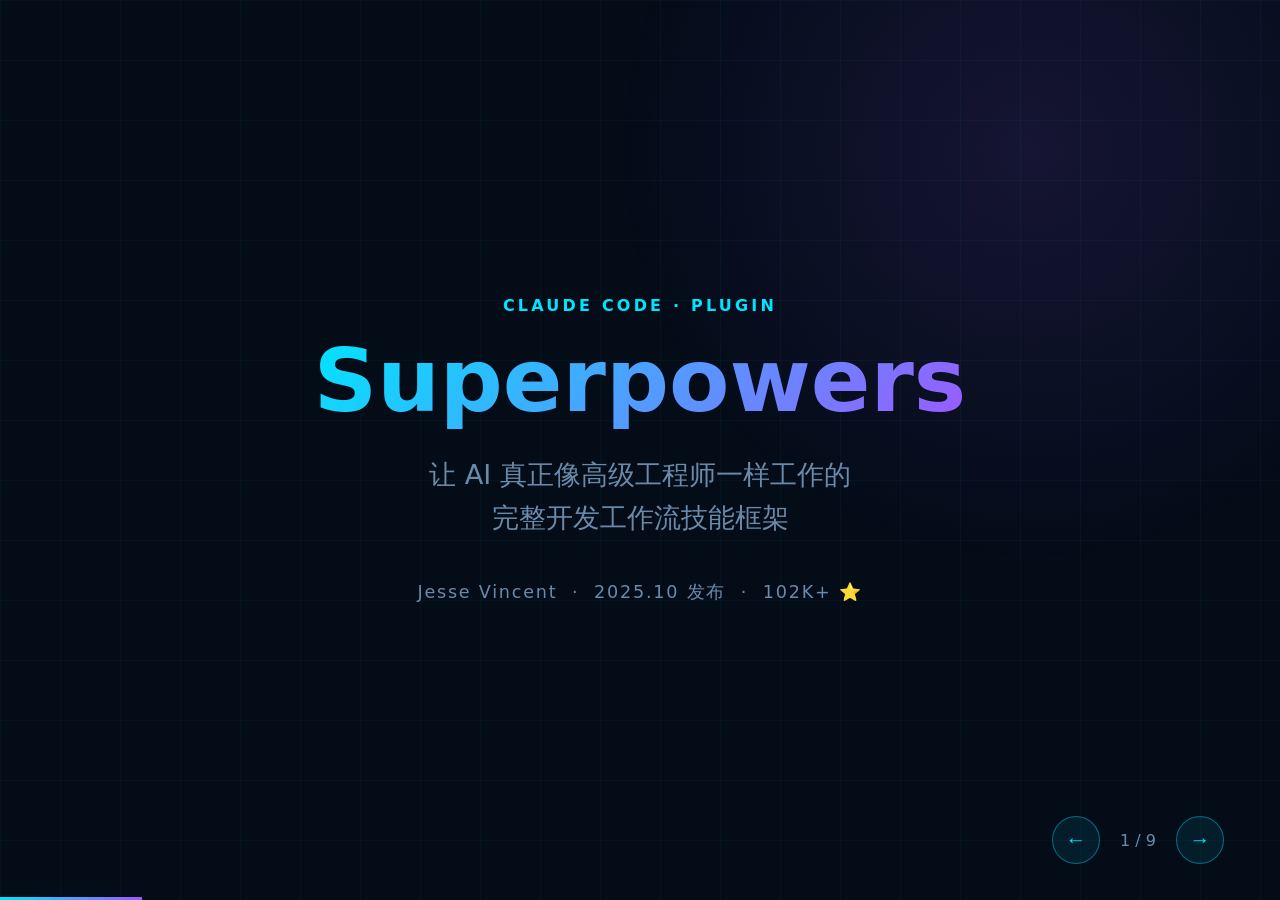
<file: superpowers-ppt.html>
<!DOCTYPE html>
<html lang="zh-CN">
<head>
  <!-- Google tag (gtag.js) -->
  <script async src="https://www.googletagmanager.com/gtag/js?id=G-N4LQ8H4J9V"></script>
  <script>
    window.dataLayer = window.dataLayer || [];
    function gtag(){dataLayer.push(arguments);}
    gtag('js', new Date());

    gtag('config', 'G-N4LQ8H4J9V');
  </script>
  <meta charset="UTF-8">
  <meta name="viewport" content="width=device-width, initial-scale=1.0">
  <!-- Privacy-friendly analytics by Plausible -->
  <script async src="https://plausible.io/js/pa--IMHhhS9WCjJdVoleO51z.js"></script>
  <script>
    window.plausible=window.plausible||function(){(plausible.q=plausible.q||[]).push(arguments)},plausible.init=plausible.init||function(i){plausible.o=i||{}};
    plausible.init()
  </script>
  <title>Superpowers — Claude Code 技能框架</title>
  <style>
    *, *::before, *::after { margin: 0; padding: 0; box-sizing: border-box; }

    :root {
      --cyan:   #00e5ff;
      --purple: #9b59ff;
      --green:  #00ff88;
      --orange: #ff6b35;
      --bg:     #040c18;
      --bg2:    #0a1628;
      --text:   #e8f4fd;
      --muted:  #6a8aaa;
    }

    html, body {
      width: 100%; height: 100%;
      background: var(--bg);
      color: var(--text);
      font-family: 'Segoe UI', 'PingFang SC', system-ui, sans-serif;
      overflow: hidden;
    }

    /* ——— 网格背景 ——— */
    body::before {
      content: '';
      position: fixed; inset: 0; z-index: 0;
      background-image:
        linear-gradient(rgba(0,229,255,.04) 1px, transparent 1px),
        linear-gradient(90deg, rgba(0,229,255,.04) 1px, transparent 1px);
      background-size: 60px 60px;
      pointer-events: none;
    }

    /* ——— 光晕 ——— */
    body::after {
      content: '';
      position: fixed;
      width: 900px; height: 900px;
      background: radial-gradient(circle, rgba(155,89,255,.12) 0%, transparent 65%);
      top: -300px; right: -200px;
      pointer-events: none; z-index: 0;
    }

    .deck { width: 100vw; height: 100vh; position: relative; z-index: 1; }

    /* ——— 幻灯片 ——— */
    .slide {
      position: absolute; inset: 0;
      display: none;
      flex-direction: column;
      justify-content: center;
      align-items: center;
      padding: 60px 100px;
      opacity: 0;
      transform: translateY(24px);
      transition: opacity .45s ease, transform .45s ease;
    }
    .slide.active {
      display: flex;
      opacity: 1;
      transform: translateY(0);
    }
    .slide.center { align-items: center; text-align: center; }

    /* ——— 标题样式 ——— */
    .slide-label {
      font-size: 1rem;
      letter-spacing: .2em;
      text-transform: uppercase;
      color: var(--cyan);
      margin-bottom: 18px;
      font-weight: 600;
    }
    h1 {
      font-size: 5.5rem;
      font-weight: 800;
      line-height: 1.08;
      background: linear-gradient(135deg, var(--cyan) 0%, var(--purple) 100%);
      -webkit-background-clip: text;
      -webkit-text-fill-color: transparent;
      background-clip: text;
      margin-bottom: 24px;
    }
    h2 {
      font-size: 3.4rem;
      font-weight: 700;
      line-height: 1.15;
      color: var(--text);
      margin-bottom: 32px;
    }
    h2 .hl { color: var(--cyan); }

    .subtitle {
      font-size: 1.7rem;
      color: var(--muted);
      line-height: 1.6;
      max-width: 820px;
    }

    /* ——— 卡片列表 ——— */
    .cards {
      display: grid;
      gap: 20px;
      width: 100%;
      max-width: 1100px;
      margin-top: 8px;
    }
    .cards.col2 { grid-template-columns: 1fr 1fr; }
    .cards.col3 { grid-template-columns: 1fr 1fr 1fr; }

    .card {
      background: rgba(255,255,255,.04);
      border: 1px solid rgba(0,229,255,.18);
      border-radius: 14px;
      padding: 28px 32px;
      position: relative;
      overflow: hidden;
    }
    .card::before {
      content: '';
      position: absolute;
      top: 0; left: 0; right: 0;
      height: 3px;
      background: linear-gradient(90deg, var(--cyan), var(--purple));
    }
    .card-icon { font-size: 2.2rem; margin-bottom: 12px; }
    .card-title {
      font-size: 1.4rem;
      font-weight: 700;
      color: var(--cyan);
      margin-bottom: 8px;
    }
    .card-body {
      font-size: 1.15rem;
      color: var(--muted);
      line-height: 1.6;
    }

    /* ——— 要点列表 ——— */
    .points { list-style: none; max-width: 1000px; margin-top: 4px; }
    .points li {
      font-size: 1.55rem;
      line-height: 1.5;
      padding: 16px 0;
      border-bottom: 1px solid rgba(255,255,255,.07);
      display: flex;
      align-items: flex-start;
      gap: 18px;
    }
    .points li:last-child { border-bottom: none; }
    .points li::before {
      content: '▸';
      color: var(--cyan);
      font-size: 1.1rem;
      margin-top: 4px;
      flex-shrink: 0;
    }

    /* ——— 流程步骤 ——— */
    .steps {
      display: flex;
      gap: 0;
      align-items: center;
      max-width: 1100px;
      margin-top: 12px;
      flex-wrap: nowrap;
    }
    .step {
      flex: 1;
      background: rgba(255,255,255,.04);
      border: 1px solid rgba(0,229,255,.18);
      border-radius: 12px;
      padding: 24px 20px;
      text-align: center;
      position: relative;
    }
    .step-num {
      font-size: 2.2rem;
      font-weight: 800;
      color: var(--cyan);
      line-height: 1;
      margin-bottom: 10px;
    }
    .step-name {
      font-size: 1.2rem;
      font-weight: 700;
      color: var(--text);
      margin-bottom: 6px;
    }
    .step-desc { font-size: 1rem; color: var(--muted); }
    .arrow {
      font-size: 1.8rem;
      color: var(--purple);
      padding: 0 8px;
      flex-shrink: 0;
    }

    /* ——— 高亮 Badge ——— */
    .badge {
      display: inline-block;
      padding: 4px 14px;
      border-radius: 30px;
      font-size: 1rem;
      font-weight: 700;
      background: rgba(0,229,255,.15);
      color: var(--cyan);
      border: 1px solid rgba(0,229,255,.35);
      margin-bottom: 18px;
    }

    /* ——— 大数字 ——— */
    .bignum {
      font-size: 7rem;
      font-weight: 900;
      background: linear-gradient(135deg, var(--cyan), var(--green));
      -webkit-background-clip: text;
      -webkit-text-fill-color: transparent;
      background-clip: text;
      line-height: 1;
      margin-bottom: 12px;
    }

    /* ——— 总结卡 ——— */
    .summary-grid {
      display: grid;
      grid-template-columns: 1fr 1fr;
      gap: 22px;
      max-width: 1000px;
      width: 100%;
      margin-top: 12px;
    }
    .sum-card {
      background: rgba(155,89,255,.08);
      border: 1px solid rgba(155,89,255,.3);
      border-radius: 12px;
      padding: 26px 28px;
    }
    .sum-card .sum-q {
      font-size: 1rem;
      letter-spacing: .15em;
      text-transform: uppercase;
      color: var(--purple);
      margin-bottom: 10px;
      font-weight: 700;
    }
    .sum-card .sum-a {
      font-size: 1.35rem;
      color: var(--text);
      line-height: 1.6;
    }

    /* ——— 导航 ——— */
    .nav {
      position: fixed;
      bottom: 36px;
      right: 56px;
      z-index: 100;
      display: flex;
      align-items: center;
      gap: 14px;
    }
    .nav-btn {
      width: 48px; height: 48px;
      border-radius: 50%;
      border: 1px solid rgba(0,229,255,.4);
      background: rgba(0,229,255,.08);
      color: var(--cyan);
      font-size: 1.3rem;
      cursor: pointer;
      display: flex; align-items: center; justify-content: center;
      transition: background .2s, border-color .2s;
    }
    .nav-btn:hover { background: rgba(0,229,255,.18); border-color: var(--cyan); }
    .nav-counter {
      font-size: 1rem;
      color: var(--muted);
      min-width: 48px;
      text-align: center;
      font-variant-numeric: tabular-nums;
    }

    /* ——— 进度条 ——— */
    .progress {
      position: fixed;
      bottom: 0; left: 0;
      height: 3px;
      background: linear-gradient(90deg, var(--cyan), var(--purple));
      transition: width .4s ease;
      z-index: 100;
    }

    /* ——— slide 进入动画补丁：强制 reflow ——— */
    @keyframes slideIn {
      from { opacity: 0; transform: translateY(24px); }
      to   { opacity: 1; transform: translateY(0); }
    }
    .slide.active { animation: slideIn .42s ease forwards; }
  </style>
</head>
<body>

<div class="deck">

  <!-- ① 封面 -->
  <div class="slide center active" id="s1">
    <div class="slide-label">Claude Code · Plugin</div>
    <h1>Superpowers</h1>
    <p class="subtitle">让 AI 真正像高级工程师一样工作的<br>完整开发工作流技能框架</p>
    <div style="margin-top:40px; color:var(--muted); font-size:1.1rem; letter-spacing:.1em;">
      Jesse Vincent &nbsp;·&nbsp; 2025.10 发布 &nbsp;·&nbsp; 102K+ ⭐
    </div>
  </div>

  <!-- ② 问题：AI 编码的痛点 -->
  <div class="slide" id="s2">
    <div class="slide-label">为什么需要它</div>
    <h2>原生 AI 编码的<span class="hl">三大痛点</span></h2>
    <ul class="points">
      <li>跳过规划直接写代码 —— 越改越乱，方向偏移</li>
      <li>不写测试 —— 生成的代码缺乏验证，线上隐患多</li>
      <li>声称完成但实际没跑通 —— "should work" 不等于 works</li>
    </ul>
  </div>

  <!-- ③ 是什么 -->
  <div class="slide" id="s3">
    <div class="slide-label">是什么</div>
    <h2>Superpowers 是<span class="hl">技能框架</span></h2>
    <div class="cards col2">
      <div class="card">
        <div class="card-icon">🧠</div>
        <div class="card-title">不是 Prompt，是工作流</div>
        <div class="card-body">20+ 可组合技能，覆盖从想法到合并的完整研发生命周期</div>
      </div>
      <div class="card">
        <div class="card-icon">⚡</div>
        <div class="card-title">强制执行，不是建议</div>
        <div class="card-body">技能不是可选项——一旦匹配场景，Claude 必须按流程执行</div>
      </div>
      <div class="card">
        <div class="card-icon">🔌</div>
        <div class="card-title">Claude Code 插件</div>
        <div class="card-body">通过官方插件市场一键安装，自动激活，无需记忆指令</div>
      </div>
      <div class="card">
        <div class="card-icon">🔁</div>
        <div class="card-title">上下文隔离</div>
        <div class="card-body">每个任务启动独立子 Agent，避免长上下文导致的偏移和遗忘</div>
      </div>
    </div>
  </div>

  <!-- ④ 核心技能地图 -->
  <div class="slide" id="s4">
    <div class="slide-label">核心技能</div>
    <h2>20+ 技能，<span class="hl">6 大类</span></h2>
    <div class="cards col3">
      <div class="card">
        <div class="card-icon">💡</div>
        <div class="card-title">Brainstorming</div>
        <div class="card-body">先澄清需求、提出方案、获得确认，再写一行代码</div>
      </div>
      <div class="card">
        <div class="card-icon">🧪</div>
        <div class="card-title">TDD</div>
        <div class="card-body">强制 RED→GREEN→REFACTOR，先有失败测试才能写实现</div>
      </div>
      <div class="card">
        <div class="card-icon">🔍</div>
        <div class="card-title">Systematic Debugging</div>
        <div class="card-body">根因分析 → 假设 → 验证，三次失败触发架构评审</div>
      </div>
      <div class="card">
        <div class="card-icon">👁️</div>
        <div class="card-title">Code Review</div>
        <div class="card-body">每个任务后自动审查，Critical 问题阻塞后续进度</div>
      </div>
      <div class="card">
        <div class="card-icon">📋</div>
        <div class="card-title">Planning & Executing</div>
        <div class="card-body">写实施计划、分批执行、持续检查点确认进度</div>
      </div>
      <div class="card">
        <div class="card-icon">✅</div>
        <div class="card-title">Verification</div>
        <div class="card-body">声称完成前必须运行验证命令，证据优先于断言</div>
      </div>
    </div>
  </div>

  <!-- ⑤ 开发工作流 -->
  <div class="slide" id="s5">
    <div class="slide-label">怎么用 · 完整工作流</div>
    <h2>从想法到合并的<span class="hl">完整链路</span></h2>
    <div class="steps">
      <div class="step">
        <div class="step-num">01</div>
        <div class="step-name">Brainstorm</div>
        <div class="step-desc">澄清需求<br>确定方案</div>
      </div>
      <div class="arrow">→</div>
      <div class="step">
        <div class="step-num">02</div>
        <div class="step-name">Write Plan</div>
        <div class="step-desc">拆解任务<br>写实施计划</div>
      </div>
      <div class="arrow">→</div>
      <div class="step">
        <div class="step-num">03</div>
        <div class="step-name">TDD 实现</div>
        <div class="step-desc">先测试<br>后实现</div>
      </div>
      <div class="arrow">→</div>
      <div class="step">
        <div class="step-num">04</div>
        <div class="step-name">Code Review</div>
        <div class="step-desc">自动审查<br>阻塞问题</div>
      </div>
      <div class="arrow">→</div>
      <div class="step">
        <div class="step-num">05</div>
        <div class="step-name">Verify & Merge</div>
        <div class="step-desc">验证通过<br>合并入库</div>
      </div>
    </div>
    <p style="margin-top:32px; font-size:1.3rem; color:var(--muted);">
      子 Agent 独立执行每个任务 · 两阶段审查（规范合规 + 代码质量）
    </p>
  </div>

  <!-- ⑥ 安装与使用 -->
  <div class="slide" id="s6">
    <div class="slide-label">怎么用 · 安装</div>
    <h2>两步<span class="hl">开始使用</span></h2>
    <ul class="points">
      <li>
        <span>
          <strong style="color:var(--cyan);">Step 1 · 安装</strong><br>
          <span style="color:var(--muted);">Claude Code 插件市场搜索 <code style="color:var(--green);background:rgba(0,255,136,.1);padding:2px 8px;border-radius:4px;">superpowers</code>，一键安装</span>
        </span>
      </li>
      <li>
        <span>
          <strong style="color:var(--cyan);">Step 2 · 直接开工</strong><br>
          <span style="color:var(--muted);">描述你要做什么，技能自动匹配激活，无需记忆任何指令</span>
        </span>
      </li>
      <li>
        <span>
          <strong style="color:var(--cyan);">可选 · 手动触发</strong><br>
          <span style="color:var(--muted);">
            <code style="color:var(--green);background:rgba(0,255,136,.1);padding:2px 8px;border-radius:4px;">/superpowers:brainstorm</code> &nbsp;
            <code style="color:var(--green);background:rgba(0,255,136,.1);padding:2px 8px;border-radius:4px;">/superpowers:write-plan</code> &nbsp;
            <code style="color:var(--green);background:rgba(0,255,136,.1);padding:2px 8px;border-radius:4px;">/superpowers:execute-plan</code>
          </span>
        </span>
      </li>
    </ul>
  </div>

  <!-- ⑦ 核心原则 -->
  <div class="slide" id="s7">
    <div class="slide-label">设计理念</div>
    <h2>三条<span class="hl">核心原则</span></h2>
    <ul class="points">
      <li>
        <span>
          <strong style="color:var(--cyan);">强制 &gt; 建议</strong>&emsp;
          <span style="color:var(--muted);">技能一旦匹配场景就必须执行，防止在"简单任务"上跳过关键步骤</span>
        </span>
      </li>
      <li>
        <span>
          <strong style="color:var(--cyan);">证据优先</strong>&emsp;
          <span style="color:var(--muted);">"应该能跑" ≠ 跑通了。声称完成前必须运行验证命令并给出输出</span>
        </span>
      </li>
      <li>
        <span>
          <strong style="color:var(--cyan);">YAGNI 执行</strong>&emsp;
          <span style="color:var(--muted);">你不会需要它——构建最简可行方案，拒绝过度工程化</span>
        </span>
      </li>
    </ul>
  </div>

  <!-- ⑧ 数据亮点 -->
  <div class="slide center" id="s8">
    <div class="slide-label">影响力</div>
    <div class="bignum">102K+</div>
    <h2 style="margin-bottom:16px;">GitHub Stars</h2>
    <p class="subtitle">2025 年 10 月发布，同年 Claude Code 插件系统上线首日推出<br>
    数月内成为 AI 编码领域增长最快的工作流框架</p>
    <div style="margin-top:40px; display:flex; gap:48px; justify-content:center;">
      <div style="text-align:center;">
        <div style="font-size:2.8rem;font-weight:800;color:var(--purple);">20+</div>
        <div style="color:var(--muted);font-size:1.1rem;">可组合技能</div>
      </div>
      <div style="text-align:center;">
        <div style="font-size:2.8rem;font-weight:800;color:var(--green);">100%</div>
        <div style="color:var(--muted);font-size:1.1rem;">全生命周期覆盖</div>
      </div>
      <div style="text-align:center;">
        <div style="font-size:2.8rem;font-weight:800;color:var(--orange);">0</div>
        <div style="color:var(--muted);font-size:1.1rem;">需要记忆的指令</div>
      </div>
    </div>
  </div>

  <!-- ⑨ 总结 -->
  <div class="slide" id="s9">
    <div class="slide-label">总结</div>
    <h2>Superpowers 让 Claude 真正<span class="hl">靠谱</span></h2>
    <div class="summary-grid">
      <div class="sum-card">
        <div class="sum-q">是什么</div>
        <div class="sum-a">Claude Code 的完整软件开发工作流框架，20+ 可组合技能</div>
      </div>
      <div class="sum-card">
        <div class="sum-q">为什么</div>
        <div class="sum-a">解决 AI 跳过规划、不写测试、声称完成的三大顽疾</div>
      </div>
      <div class="sum-card">
        <div class="sum-q">怎么样</div>
        <div class="sum-a">强制执行 · 证据优先 · YAGNI，让 AI 像真正的高级工程师一样工作</div>
      </div>
      <div class="sum-card">
        <div class="sum-q">如何上手</div>
        <div class="sum-a">插件市场安装 Superpowers，直接描述任务，技能自动激活</div>
      </div>
    </div>
  </div>

</div><!-- /deck -->

<!-- 导航 -->
<div class="nav">
  <button class="nav-btn" id="prev">&#8592;</button>
  <span class="nav-counter" id="counter">1 / 9</span>
  <button class="nav-btn" id="next">&#8594;</button>
</div>
<div class="progress" id="progress"></div>

<script>
  const slides = Array.from(document.querySelectorAll('.slide'));
  const total = slides.length;
  let cur = 0;

  function goto(n) {
    slides[cur].classList.remove('active');
    cur = (n + total) % total;
    slides[cur].classList.remove('active');
    // force reflow
    void slides[cur].offsetWidth;
    slides[cur].classList.add('active');
    document.getElementById('counter').textContent = (cur + 1) + ' / ' + total;
    document.getElementById('progress').style.width = ((cur + 1) / total * 100) + '%';
  }

  document.getElementById('next').onclick = () => goto(cur + 1);
  document.getElementById('prev').onclick = () => goto(cur - 1);

  document.addEventListener('keydown', e => {
    if (e.key === 'ArrowRight' || e.key === 'ArrowDown' || e.key === ' ') goto(cur + 1);
    if (e.key === 'ArrowLeft'  || e.key === 'ArrowUp')                   goto(cur - 1);
  });

  // init progress
  document.getElementById('progress').style.width = (1 / total * 100) + '%';
</script>
</body>
</html>
</file>
